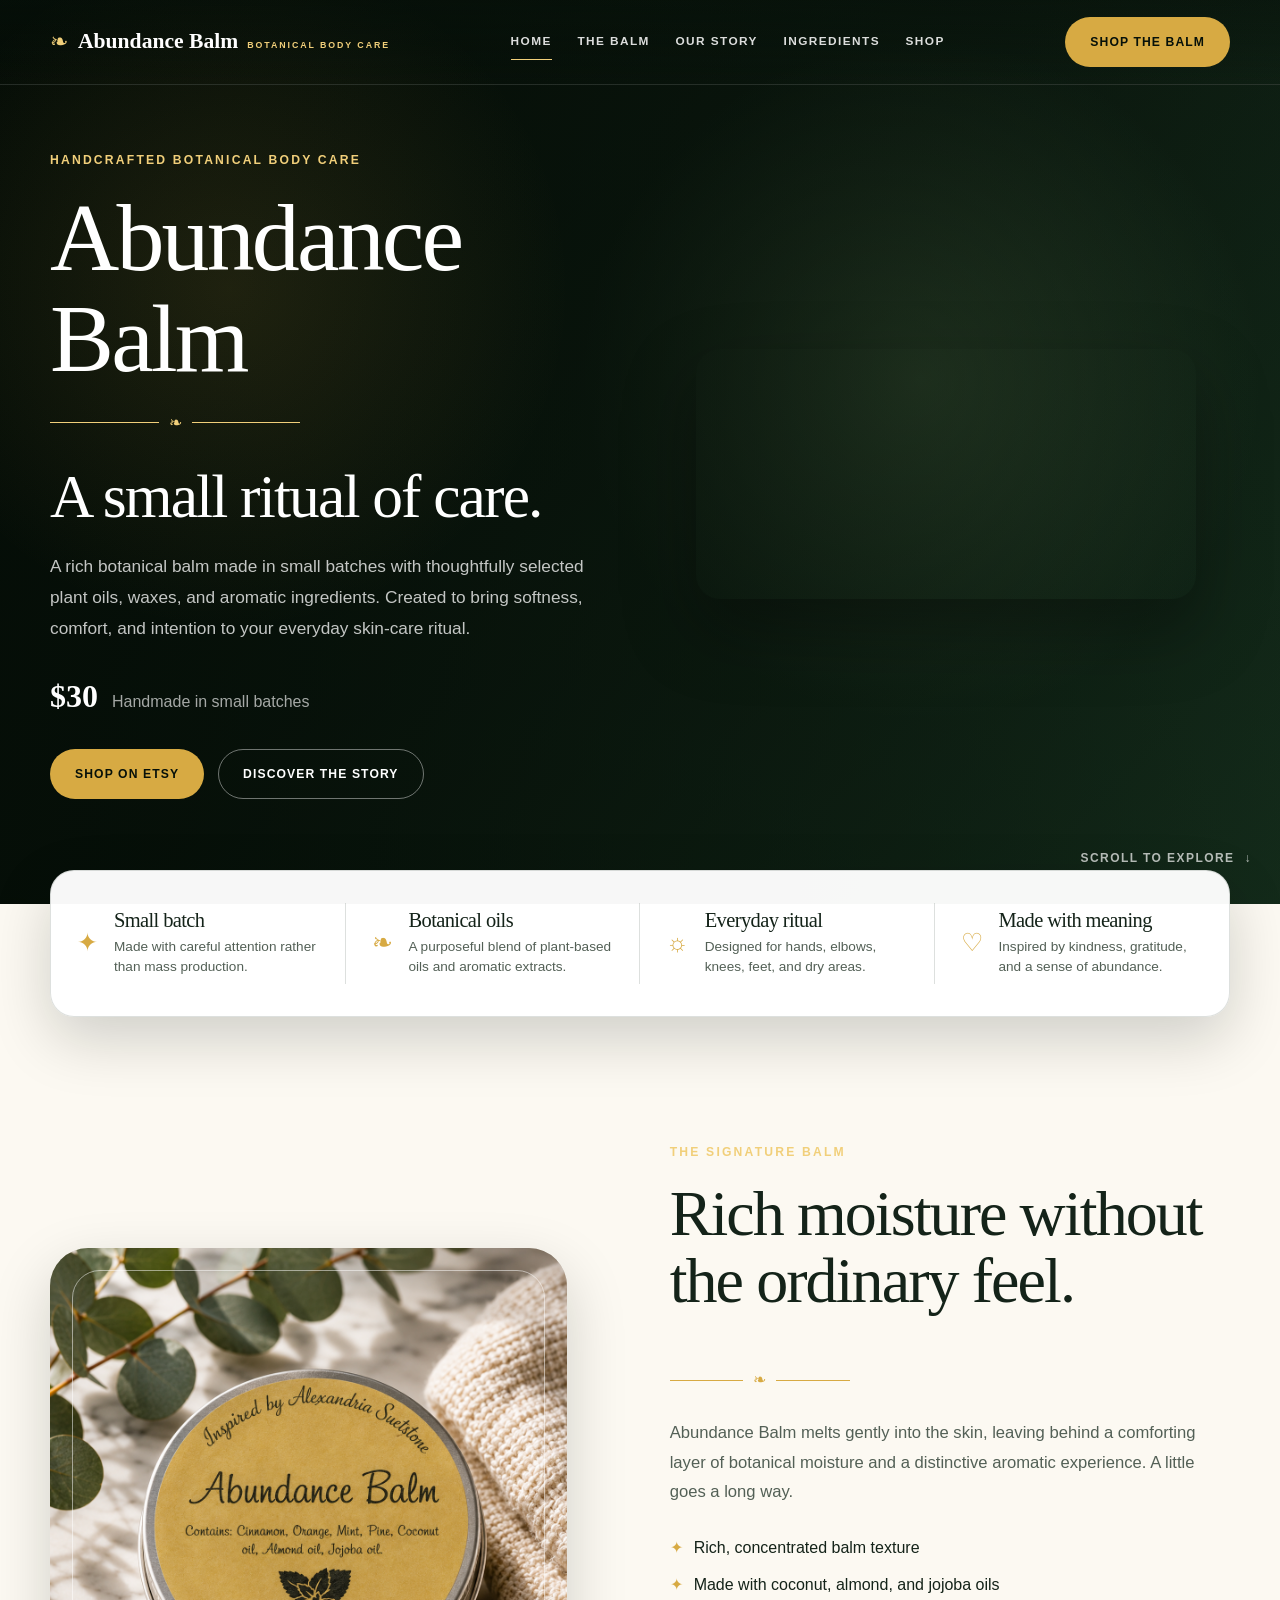
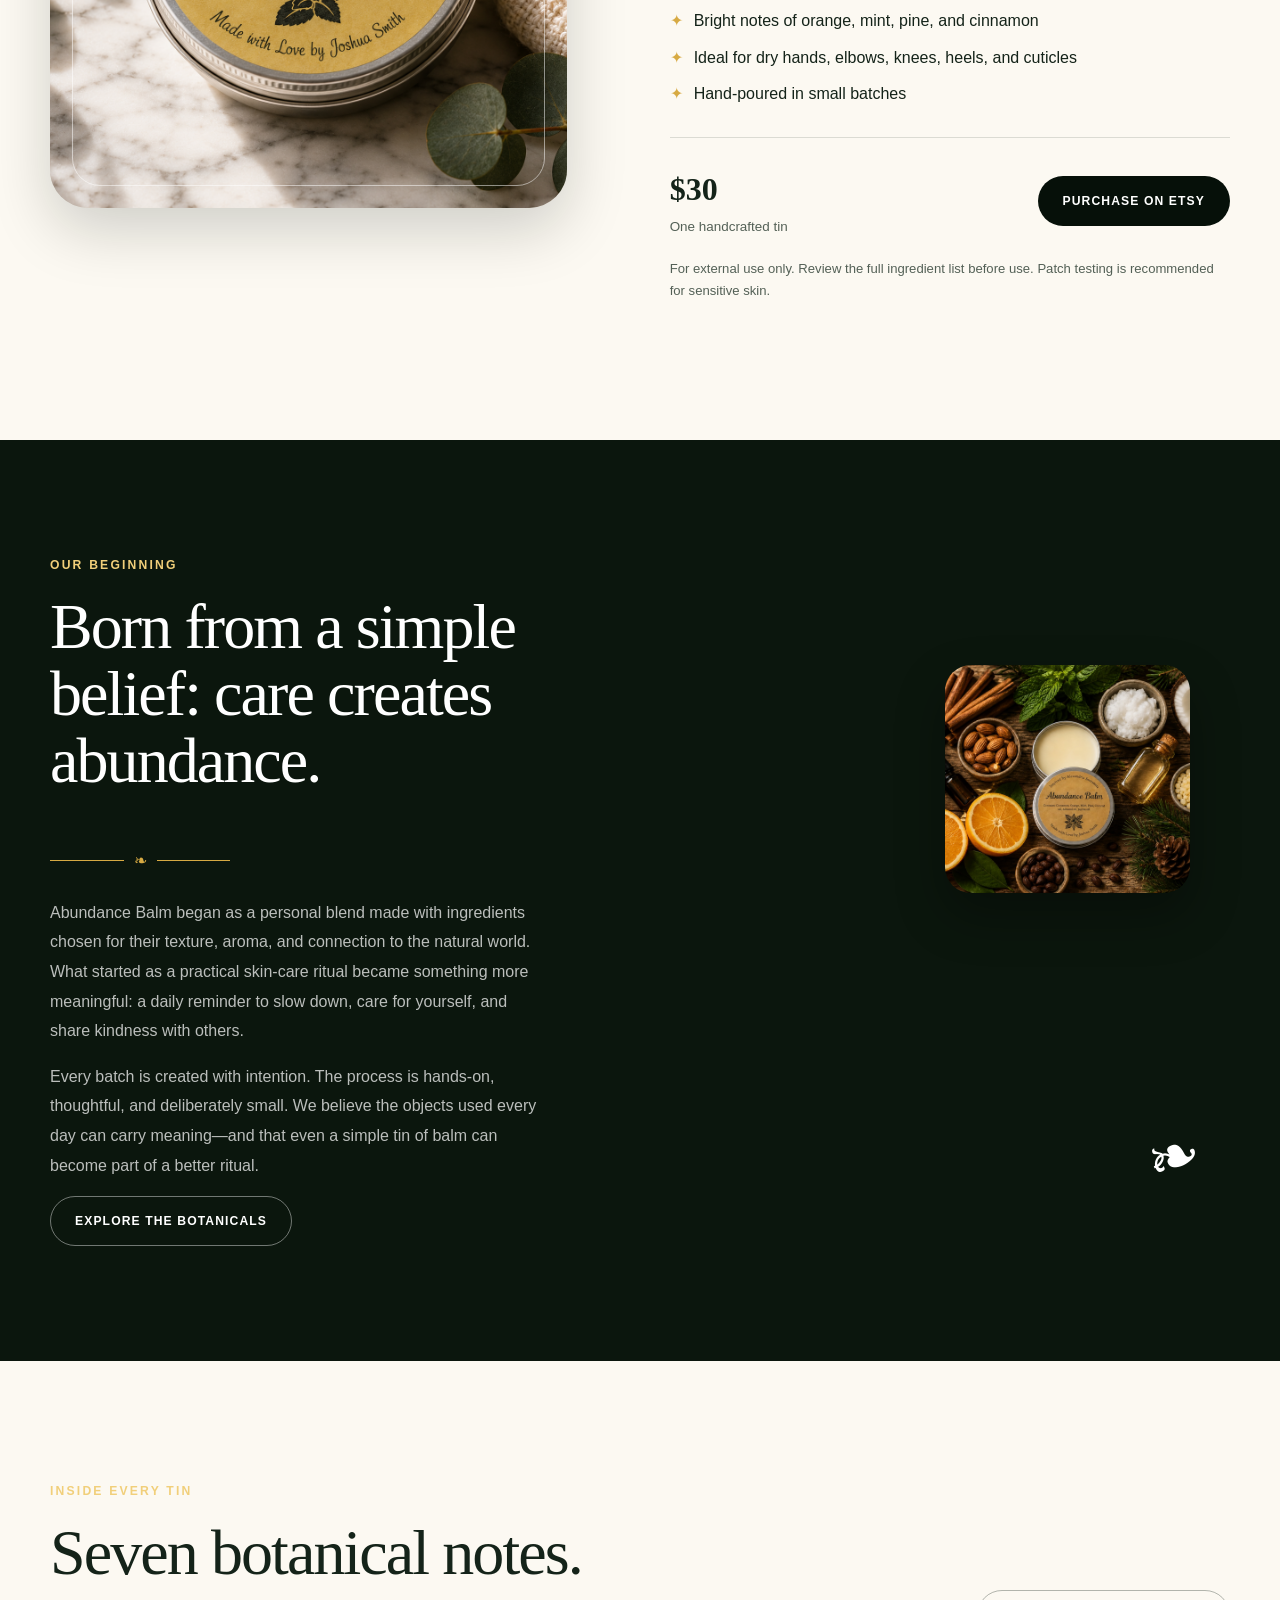
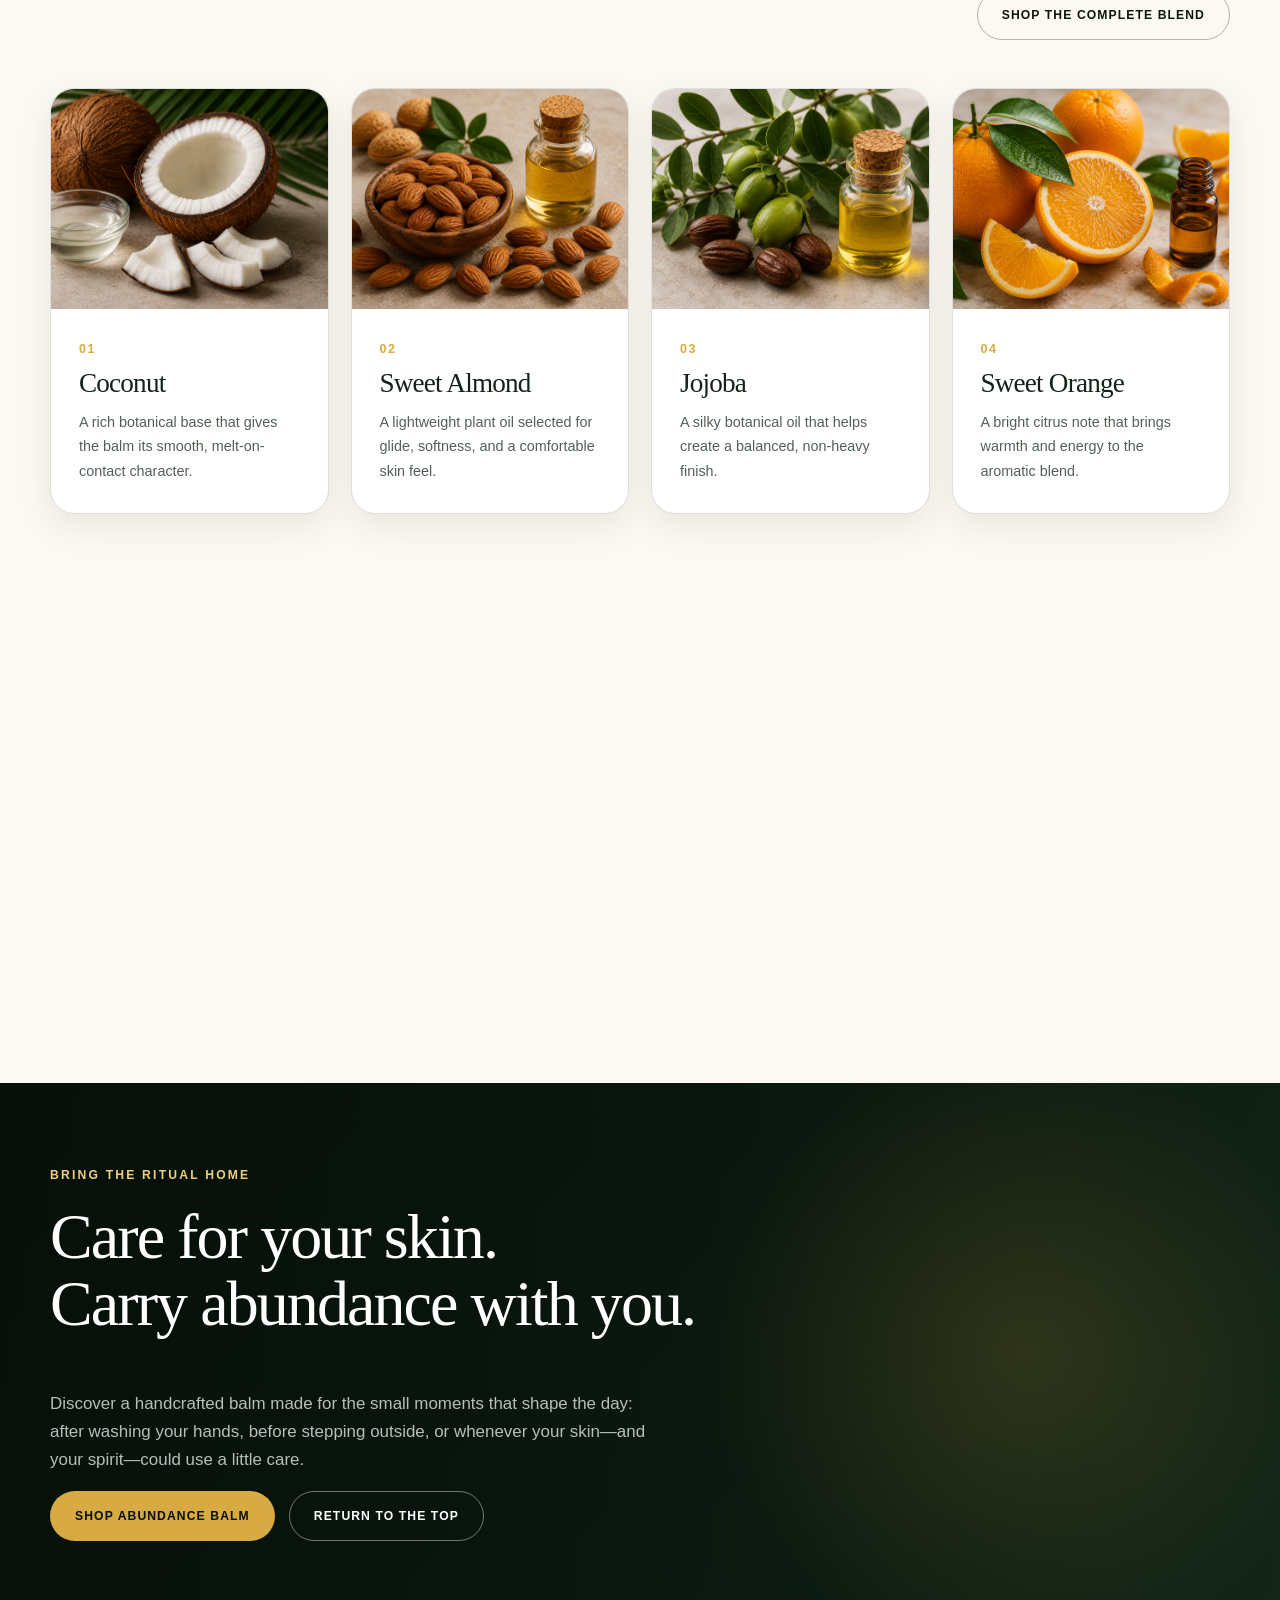
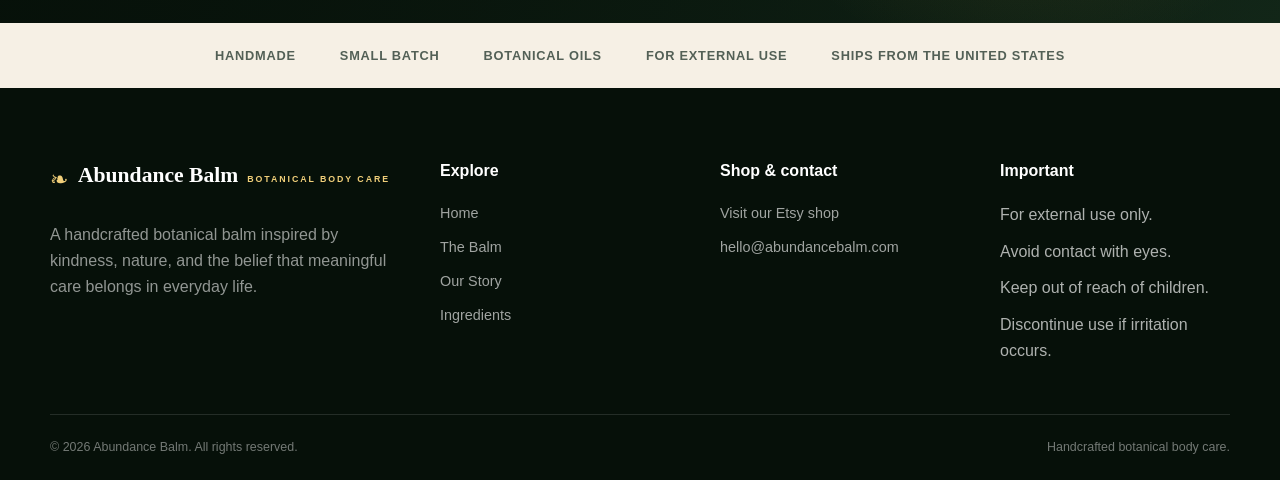
<file: index.html>
<!DOCTYPE html>
<html lang="en">
<head>
  <meta charset="UTF-8">

  <meta
    name="viewport"
    content="width=device-width, initial-scale=1, viewport-fit=cover"
  >

  <meta
    name="description"
    content="Abundance Balm is a handcrafted botanical body balm inspired by kindness, nature, and meaningful daily rituals."
  >

  <meta name="theme-color" content="#0b160d">

  <meta property="og:title" content="Abundance Balm | Botanical Body Care">
  <meta
    property="og:description"
    content="A rich, handcrafted botanical balm made in small batches for everyday skin care and intentional daily rituals."
  >
  <meta property="og:type" content="website">
  <meta property="og:image" content="images/abundance-balm-social.jpeg">

  <title>Abundance Balm | Botanical Body Care</title>

  <link rel="stylesheet" href="./style.css?v=20260727-2">
  <script src="./script.js?v=20260727-2" defer></script>
</head>

<body>
  <a class="skip-link" href="#main-content">
    Skip to content
  </a>

  <header class="site-header">
    <nav class="main-navigation" aria-label="Main navigation">
      <a
        class="site-logo"
        href="index.html"
        aria-label="Abundance Balm home"
      >
        <span class="logo-leaf" aria-hidden="true">❧</span>

        <span class="logo-copy">
          <strong>Abundance Balm</strong>
          <small>Botanical body care</small>
        </span>
      </a>

      <div
        class="navigation-links"
        id="navigationLinks"
      >
        <a class="active" href="#home">Home</a>
        <a href="#balm">The Balm</a>
        <a href="#story">Our Story</a>
        <a href="#ingredients">Ingredients</a>
        <a href="#shop">Shop</a>
      </div>

      <a
        class="header-shop-button"
        href="https://www.etsy.com/"
        target="_blank"
        rel="noopener noreferrer"
      >
        Shop the balm
      </a>

      <button
        class="menu-button"
        id="menuButton"
        type="button"
        aria-expanded="false"
        aria-controls="navigationLinks"
        aria-label="Open navigation menu"
      >
        <span></span>
        <span></span>
        <span></span>
      </button>
    </nav>
  </header>

  <main id="main-content">
    <section class="hero-section" id="home">
      <div class="hero-overlay"></div>
      <div class="hero-light"></div>
      <div class="particle-field" id="particleField"></div>

      <div class="hero-inner">
        <div class="hero-copy">
          <p class="hero-kicker">
            Handcrafted botanical body care
          </p>

          <h1>
            <span>Abundance</span>
            <span>Balm</span>
          </h1>

          <div class="gold-divider" aria-hidden="true">
            <span></span>
            ❧
            <span></span>
          </div>

          <h2>
            A small ritual of care.
          </h2>

          <p class="hero-description">
            A rich botanical balm made in small batches with thoughtfully
            selected plant oils, waxes, and aromatic ingredients. Created
            to bring softness, comfort, and intention to your everyday
            skin-care ritual.
          </p>

          <div class="hero-price-row">
            <strong>$30</strong>
            <span>Handmade in small batches</span>
          </div>

          <div class="hero-buttons">
            <a
              class="gold-button"
              href="https://www.etsy.com/"
              target="_blank"
              rel="noopener noreferrer"
            >
              Shop on Etsy
            </a>

            <a class="outline-button" href="#story">
              Discover the story
            </a>
          </div>
        </div>

       <div class="product-stage" id="balmStage">

    <video
        class="hero-video"
        autoplay
        muted
        loop
        playsinline
    >
        <source src="abundance-balm-application.mp4" type="video/mp4">
    </video>

</div>
        </div>
      </div>

      <a class="scroll-cue" href="#balm">
        Scroll to explore
        <span aria-hidden="true">↓</span>
      </a>
    </section>

    <section
      class="value-strip"
      aria-label="Abundance Balm product highlights"
    >
      <article>
        <span class="value-icon" aria-hidden="true">✦</span>
        <div>
          <h2>Small batch</h2>
          <p>Made with careful attention rather than mass production.</p>
        </div>
      </article>

      <article>
        <span class="value-icon" aria-hidden="true">❧</span>
        <div>
          <h2>Botanical oils</h2>
          <p>A purposeful blend of plant-based oils and aromatic extracts.</p>
        </div>
      </article>

      <article>
        <span class="value-icon" aria-hidden="true">☼</span>
        <div>
          <h2>Everyday ritual</h2>
          <p>Designed for hands, elbows, knees, feet, and dry areas.</p>
        </div>
      </article>

      <article>
        <span class="value-icon" aria-hidden="true">♡</span>
        <div>
          <h2>Made with meaning</h2>
          <p>Inspired by kindness, gratitude, and a sense of abundance.</p>
        </div>
      </article>
    </section>

    <section class="featured-product-section" id="balm">
      <div class="featured-product-image">
        <div class="featured-image-frame">
          <img
            src="images/abundance-balm-marble.png"
            alt="Abundance Balm displayed on a warm marble surface"
            width="900"
            height="1100"
            loading="lazy"
          >
        </div>
      </div>

      <div class="featured-product-copy">
        <p class="section-kicker">The signature balm</p>

        <h2>
          Rich moisture without the ordinary feel.
        </h2>

        <div class="small-divider" aria-hidden="true">
          <span></span>
          ❧
          <span></span>
        </div>

        <p>
          Abundance Balm melts gently into the skin, leaving behind a
          comforting layer of botanical moisture and a distinctive aromatic
          experience. A little goes a long way.
        </p>

        <ul class="product-benefits">
          <li>Rich, concentrated balm texture</li>
          <li>Made with coconut, almond, and jojoba oils</li>
          <li>Bright notes of orange, mint, pine, and cinnamon</li>
          <li>Ideal for dry hands, elbows, knees, heels, and cuticles</li>
          <li>Hand-poured in small batches</li>
        </ul>

        <div class="product-purchase-row">
          <div>
            <strong>$30</strong>
            <span>One handcrafted tin</span>
          </div>

          <a
            class="dark-button"
            href="https://www.etsy.com/"
            target="_blank"
            rel="noopener noreferrer"
          >
            Purchase on Etsy
          </a>
        </div>

        <p class="product-note">
          For external use only. Review the full ingredient list before use.
          Patch testing is recommended for sensitive skin.
        </p>
      </div>
    </section>

    <section class="story-section" id="story">
      <div class="story-copy">
        <p class="section-kicker">Our beginning</p>

        <h2>
          Born from a simple belief: care creates abundance.
        </h2>

        <div class="small-divider" aria-hidden="true">
          <span></span>
          ❧
          <span></span>
        </div>

        <p>
          Abundance Balm began as a personal blend made with ingredients
          chosen for their texture, aroma, and connection to the natural
          world. What started as a practical skin-care ritual became something
          more meaningful: a daily reminder to slow down, care for yourself,
          and share kindness with others.
        </p>

        <p>
          Every batch is created with intention. The process is hands-on,
          thoughtful, and deliberately small. We believe the objects used
          every day can carry meaning—and that even a simple tin of balm can
          become part of a better ritual.
        </p>

        <a class="outline-button" href="#ingredients">
          Explore the botanicals
        </a>
      </div>

      <div class="story-gallery" aria-label="Botanical balm imagery">
        
        <figure class="story-photo story-photo-top">
          <img
            src="images/ingredients/story/orange-and-pine.jpg"
            alt="Fresh orange and pine botanicals"
            width="700"
            height="600"
            loading="lazy"
          >
        </figure>

        <span class="story-branch" aria-hidden="true">❧</span>
      </div>
    </section>

    <section class="ingredients-preview-section" id="ingredients">
      <div class="section-heading">
        <div>
          <p class="section-kicker">Inside every tin</p>

          <h2>
            Seven botanical notes.
          </h2>
        </div>

        <a class="outline-dark-button" href="#shop">
          Shop the complete blend
        </a>
      </div>

      <div class="ingredient-preview-grid">
        <article class="ingredient-card">
          <img
            class="ingredient-photo"
            src="images/ingredients/coconut.png"
            alt="Fresh coconut halves"
            width="700"
            height="500"
            loading="lazy"
          >

          <div class="ingredient-content">
            <span>01</span>
            <h3>Coconut</h3>
            <p>
              A rich botanical base that gives the balm its smooth,
              melt-on-contact character.
            </p>
          </div>
        </article>

        <article class="ingredient-card">
          <img
            class="ingredient-photo"
            src="images/ingredients/almond.png"
            alt="Whole almonds on a natural surface"
            width="700"
            height="500"
            loading="lazy"
          >

          <div class="ingredient-content">
            <span>02</span>
            <h3>Sweet Almond</h3>
            <p>
              A lightweight plant oil selected for glide, softness, and a
              comfortable skin feel.
            </p>
          </div>
        </article>

        <article class="ingredient-card">
          <img
            class="ingredient-photo"
            src="images/ingredients/jojoba.png"
            alt="Jojoba seeds and golden jojoba oil"
            width="700"
            height="500"
            loading="lazy"
          >

          <div class="ingredient-content">
            <span>03</span>
            <h3>Jojoba</h3>
            <p>
              A silky botanical oil that helps create a balanced,
              non-heavy finish.
            </p>
          </div>
        </article>

        <article class="ingredient-card">
          <img
            class="ingredient-photo"
            src="images/ingredients/orange.png"
            alt="Fresh orange slices and peel"
            width="700"
            height="500"
            loading="lazy"
          >

          <div class="ingredient-content">
            <span>04</span>
            <h3>Sweet Orange</h3>
            <p>
              A bright citrus note that brings warmth and energy to the
              aromatic blend.
            </p>
          </div>
        </article>

        <article class="ingredient-card">
          <img
            class="ingredient-photo"
            src="images/ingredients/pine.png"
            alt="Fresh green pine needles"
            width="700"
            height="500"
            loading="lazy"
          >

          <div class="ingredient-content">
            <span>05</span>
            <h3>Pine</h3>
            <p>
              A crisp, forest-inspired note that adds depth and a grounded
              natural character.
            </p>
          </div>
        </article>

        <article class="ingredient-card">
          <img
            class="ingredient-photo"
            src="images/ingredients/mint.png"
            alt="Fresh green mint leaves"
            width="700"
            height="500"
            loading="lazy"
          >

          <div class="ingredient-content">
            <span>06</span>
            <h3>Mint</h3>
            <p>
              A clean, refreshing aromatic note that gives the blend a
              lively finish.
            </p>
          </div>
        </article>

        <article class="ingredient-card">
          <img
            class="ingredient-photo"
            src="images/ingredients/cinnamon.png"
            alt="Cinnamon sticks and ground cinnamon"
            width="700"
            height="500"
            loading="lazy"
          >

          <div class="ingredient-content">
            <span>07</span>
            <h3>Cinnamon</h3>
            <p>
              A warm spice note used to complete the balm's distinctive
              botanical aroma.
            </p>
          </div>
        </article>
      </div>
    </section>

    <section class="closing-section" id="shop">
      <div class="closing-overlay"></div>

      <div class="closing-content">
        <p class="section-kicker">Bring the ritual home</p>

        <h2>
          Care for your skin.<br>
          Carry abundance with you.
        </h2>

        <p>
          Discover a handcrafted balm made for the small moments that shape
          the day: after washing your hands, before stepping outside, or
          whenever your skin—and your spirit—could use a little care.
        </p>

        <div class="closing-buttons">
          <a
            class="gold-button"
            href="https://www.etsy.com/"
            target="_blank"
            rel="noopener noreferrer"
          >
            Shop Abundance Balm
          </a>

          <a class="outline-button" href="#home">
            Return to the top
          </a>
        </div>
      </div>
    </section>

    <div class="lower-value-strip" aria-label="Product details">
      <span>Handmade</span>
      <span>Small batch</span>
      <span>Botanical oils</span>
      <span>For external use</span>
      <span>Ships from the United States</span>
    </div>
  </main>

  <footer class="site-footer">
    <div class="footer-main">
      <div class="footer-brand-column">
        <a
          class="site-logo"
          href="index.html"
          aria-label="Abundance Balm home"
        >
          <span class="logo-leaf" aria-hidden="true">❧</span>

          <span class="logo-copy">
            <strong>Abundance Balm</strong>
            <small>Botanical body care</small>
          </span>
        </a>

        <p>
          A handcrafted botanical balm inspired by kindness, nature, and the
          belief that meaningful care belongs in everyday life.
        </p>
      </div>

      <nav aria-label="Footer navigation">
        <strong>Explore</strong>
        <a href="#home">Home</a>
        <a href="#balm">The Balm</a>
        <a href="#story">Our Story</a>
        <a href="#ingredients">Ingredients</a>
      </nav>

      <div class="footer-contact">
        <strong>Shop & contact</strong>

        <a
          href="https://www.etsy.com/"
          target="_blank"
          rel="noopener noreferrer"
        >
          Visit our Etsy shop
        </a>

        <a href="mailto:hello@abundancebalm.com">
          hello@abundancebalm.com
        </a>
      </div>

      <div class="footer-legal">
        <strong>Important</strong>
        <span>For external use only.</span>
        <span>Avoid contact with eyes.</span>
        <span>Keep out of reach of children.</span>
        <span>Discontinue use if irritation occurs.</span>
      </div>
    </div>

    <div class="footer-bottom">
      <p>
        © <span id="currentYear">2026</span> Abundance Balm.
        All rights reserved.
      </p>

      <p>
        Handcrafted botanical body care.
      </p>
    </div>
  </footer>
</body>
</html>
</file>
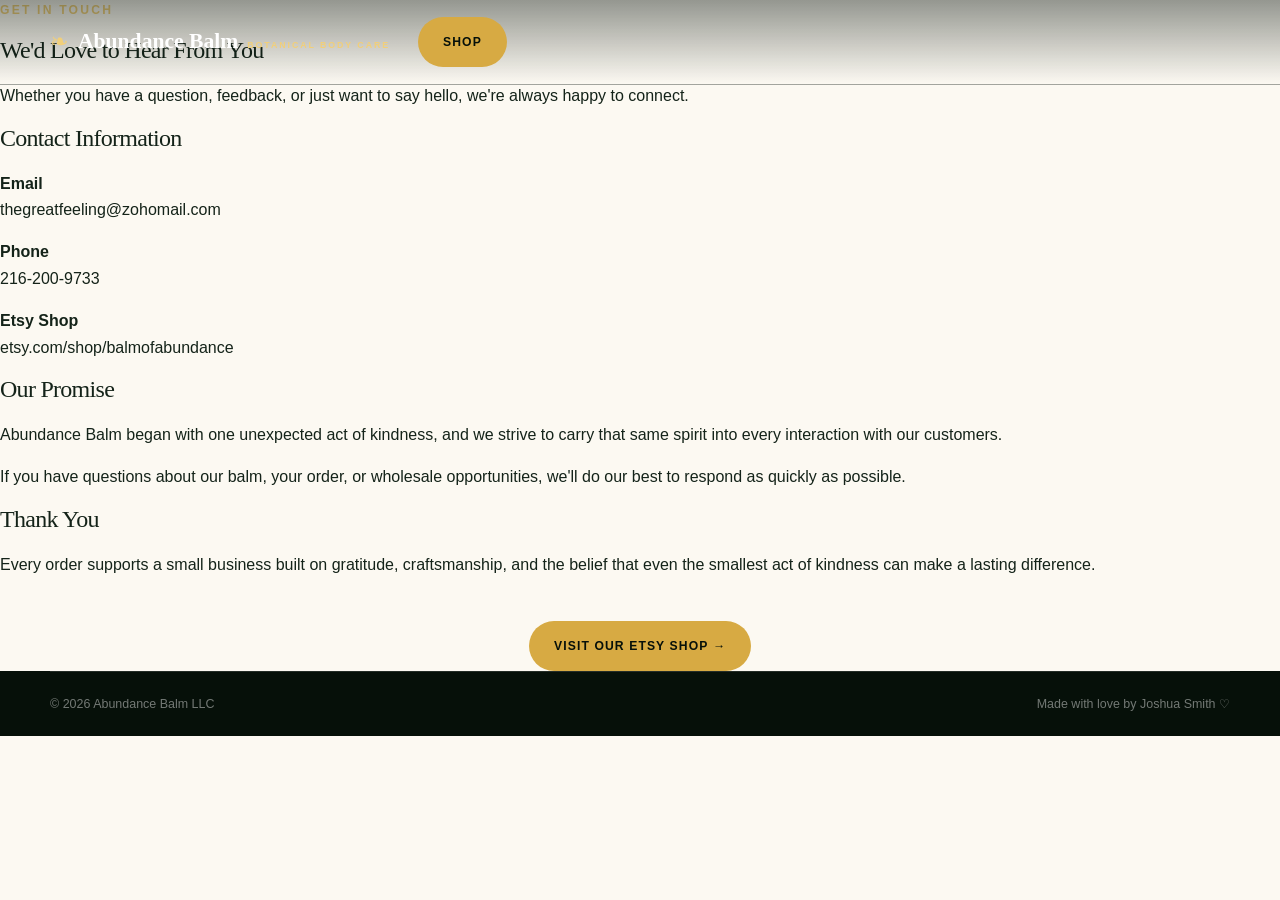
<file: contact.html>
<!DOCTYPE html>
<html lang="en">

<head>

<meta charset="UTF-8">

<meta name="viewport" content="width=device-width, initial-scale=1.0">

<title>Contact | Abundance Balm</title>

<link rel="stylesheet" href="style.css">

<script src="script.js" defer></script>

</head>

<body class="inner-page">

<header class="site-header">

<nav class="main-navigation">

<a class="site-logo" href="index.html">

<span class="logo-leaf">❧</span>

<span class="logo-copy">

<strong>Abundance Balm</strong>

<small>BOTANICAL BODY CARE</small>

</span>

</a>

<a
class="header-shop-button"
href="https://www.etsy.com/shop/balmofabundance"
target="_blank"
rel="noopener noreferrer">

Shop

</a>

</nav>

</header>

<section class="inner-hero">

<p class="section-kicker">

GET IN TOUCH

</p>

<h1>

We'd Love to Hear From You

</h1>

<p>

Whether you have a question, feedback, or just want to say hello, we're always happy to connect.

</p>

</section>

<section class="page-content">

<div class="content-card">

<h2>

Contact Information

</h2>

<p>

<strong>Email</strong>

<br>

<a href="mailto:thegreatfeeling@zohomail.com">

thegreatfeeling@zohomail.com

</a>

</p>

<p>

<strong>Phone</strong>

<br>

<a href="tel:+12162009733">

216-200-9733

</a>

</p>

<p>

<strong>Etsy Shop</strong>

<br>

<a
href="https://www.etsy.com/shop/balmofabundance"
target="_blank"
rel="noopener noreferrer">

etsy.com/shop/balmofabundance

</a>

</p>

</div>

<div class="content-card">

<h2>

Our Promise

</h2>

<p>

Abundance Balm began with one unexpected act of kindness, and we strive to carry that same spirit into every interaction with our customers.

</p>

<p>

If you have questions about our balm, your order, or wholesale opportunities, we'll do our best to respond as quickly as possible.

</p>

</div>

<div class="content-card">

<h2>

Thank You

</h2>

<p>

Every order supports a small business built on gratitude, craftsmanship, and the belief that even the smallest act of kindness can make a lasting difference.

</p>

<br>

<div style="text-align:center;">

<a
class="gold-button"
href="https://www.etsy.com/shop/balmofabundance"
target="_blank"
rel="noopener noreferrer">

Visit Our Etsy Shop →

</a>

</div>

</div>

</section>

<footer class="site-footer">

<div class="footer-bottom">

<p>

© 2026 Abundance Balm LLC

</p>

<p>

Made with love by Joshua Smith ♡

</p>

</div>

</footer>

</body>

</html>
</file>
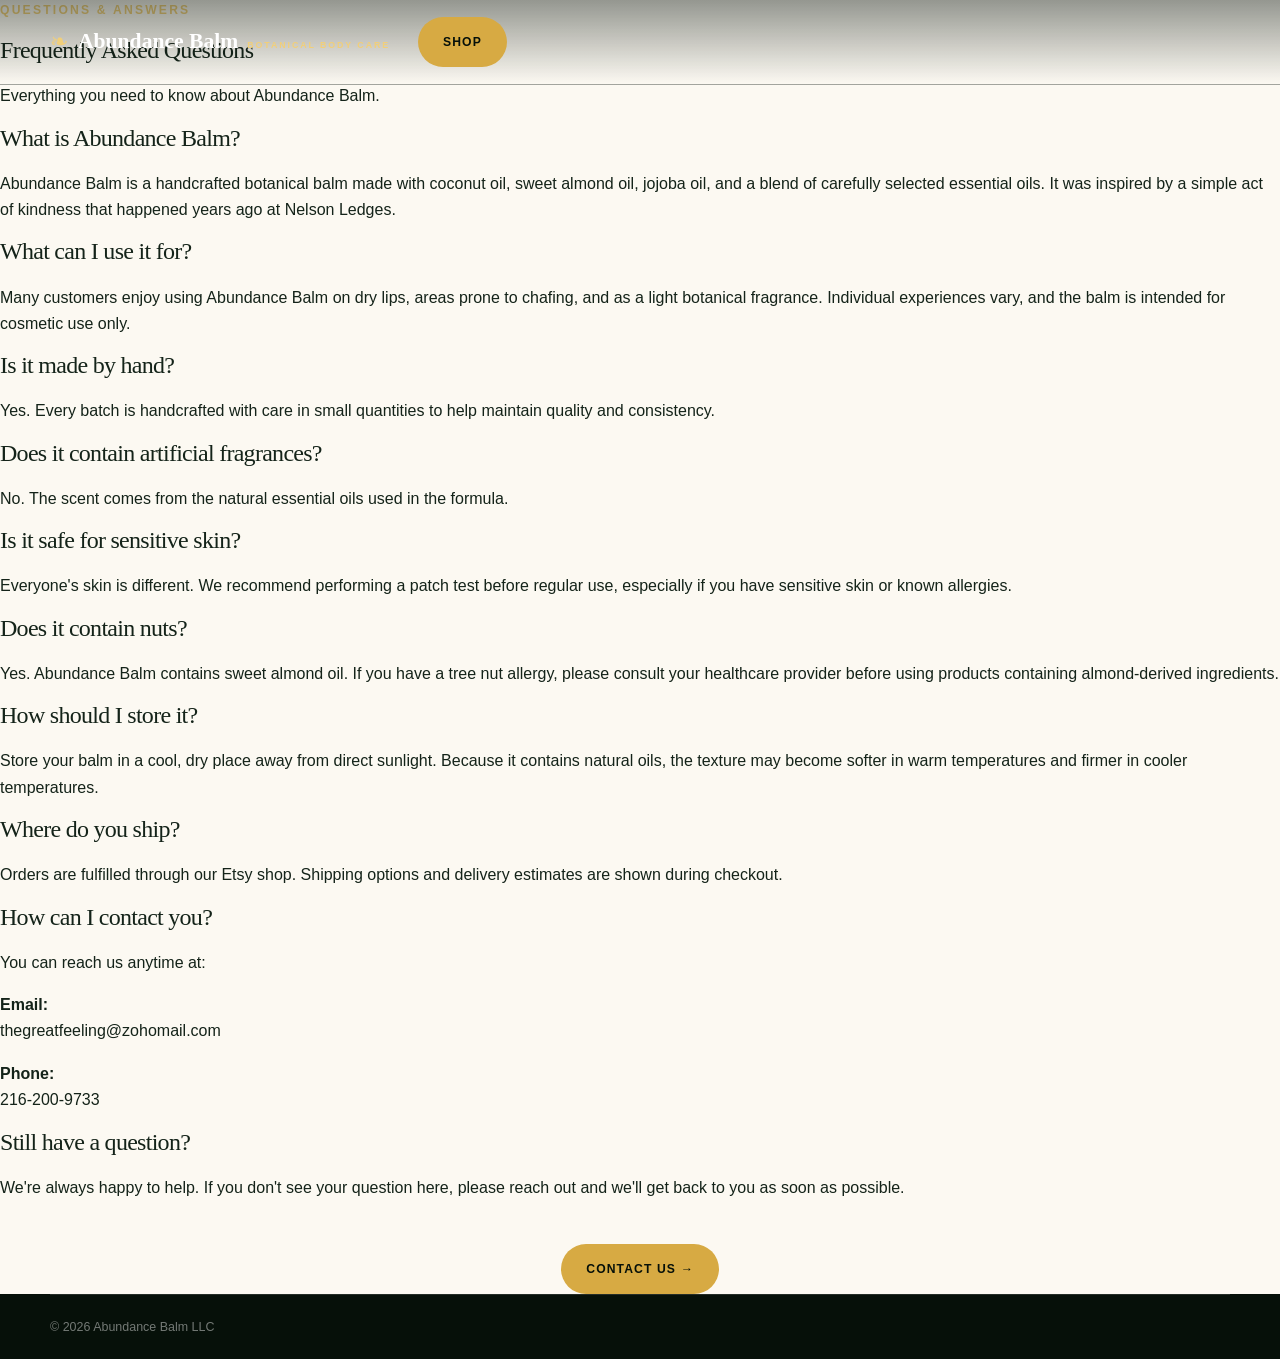
<file: faq.html>
<!DOCTYPE html>
<html lang="en">

<head>

<meta charset="UTF-8">

<meta name="viewport" content="width=device-width, initial-scale=1.0">

<title>Frequently Asked Questions | Abundance Balm</title>

<link rel="stylesheet" href="style.css">

<script src="script.js" defer></script>

</head>

<body class="inner-page">

<header class="site-header">

<nav class="main-navigation">

<a class="site-logo" href="index.html">

<span class="logo-leaf">❧</span>

<span class="logo-copy">

<strong>Abundance Balm</strong>

<small>BOTANICAL BODY CARE</small>

</span>

</a>

<a
class="header-shop-button"
href="https://www.etsy.com/shop/balmofabundance"
target="_blank"
rel="noopener noreferrer">

Shop

</a>

</nav>

</header>

<section class="inner-hero">

<p class="section-kicker">

QUESTIONS & ANSWERS

</p>

<h1>

Frequently Asked Questions

</h1>

<p>

Everything you need to know about Abundance Balm.

</p>

</section>

<section class="page-content">

<div class="content-card">

<h2>What is Abundance Balm?</h2>

<p>

Abundance Balm is a handcrafted botanical balm made with coconut oil, sweet almond oil, jojoba oil, and a blend of carefully selected essential oils. It was inspired by a simple act of kindness that happened years ago at Nelson Ledges.

</p>

</div>

<div class="content-card">

<h2>What can I use it for?</h2>

<p>

Many customers enjoy using Abundance Balm on dry lips, areas prone to chafing, and as a light botanical fragrance. Individual experiences vary, and the balm is intended for cosmetic use only.

</p>

</div>

<div class="content-card">

<h2>Is it made by hand?</h2>

<p>

Yes. Every batch is handcrafted with care in small quantities to help maintain quality and consistency.

</p>

</div>

<div class="content-card">

<h2>Does it contain artificial fragrances?</h2>

<p>

No. The scent comes from the natural essential oils used in the formula.

</p>

</div>

<div class="content-card">

<h2>Is it safe for sensitive skin?</h2>

<p>

Everyone's skin is different. We recommend performing a patch test before regular use, especially if you have sensitive skin or known allergies.

</p>

</div>

<div class="content-card">

<h2>Does it contain nuts?</h2>

<p>

Yes. Abundance Balm contains sweet almond oil. If you have a tree nut allergy, please consult your healthcare provider before using products containing almond-derived ingredients.

</p>

</div>

<div class="content-card">

<h2>How should I store it?</h2>

<p>

Store your balm in a cool, dry place away from direct sunlight. Because it contains natural oils, the texture may become softer in warm temperatures and firmer in cooler temperatures.

</p>

</div>

<div class="content-card">

<h2>Where do you ship?</h2>

<p>

Orders are fulfilled through our Etsy shop. Shipping options and delivery estimates are shown during checkout.

</p>

</div>

<div class="content-card">

<h2>How can I contact you?</h2>

<p>

You can reach us anytime at:

</p>

<p>

<strong>Email:</strong><br>

thegreatfeeling@zohomail.com

</p>

<p>

<strong>Phone:</strong><br>

216-200-9733

</p>

</div>

<div class="content-card">

<h2>

Still have a question?

</h2>

<p>

We're always happy to help. If you don't see your question here, please reach out and we'll get back to you as soon as possible.

</p>

<br>

<div style="text-align:center;">

<a
class="gold-button"
href="contact.html">

Contact Us →

</a>

</div>

</div>

</section>

<footer class="site-footer">

<div class="footer-bottom">

<p>

© 2026 Abundance Balm LLC

</p>

</div>

</footer>

</body>

</html>
</file>
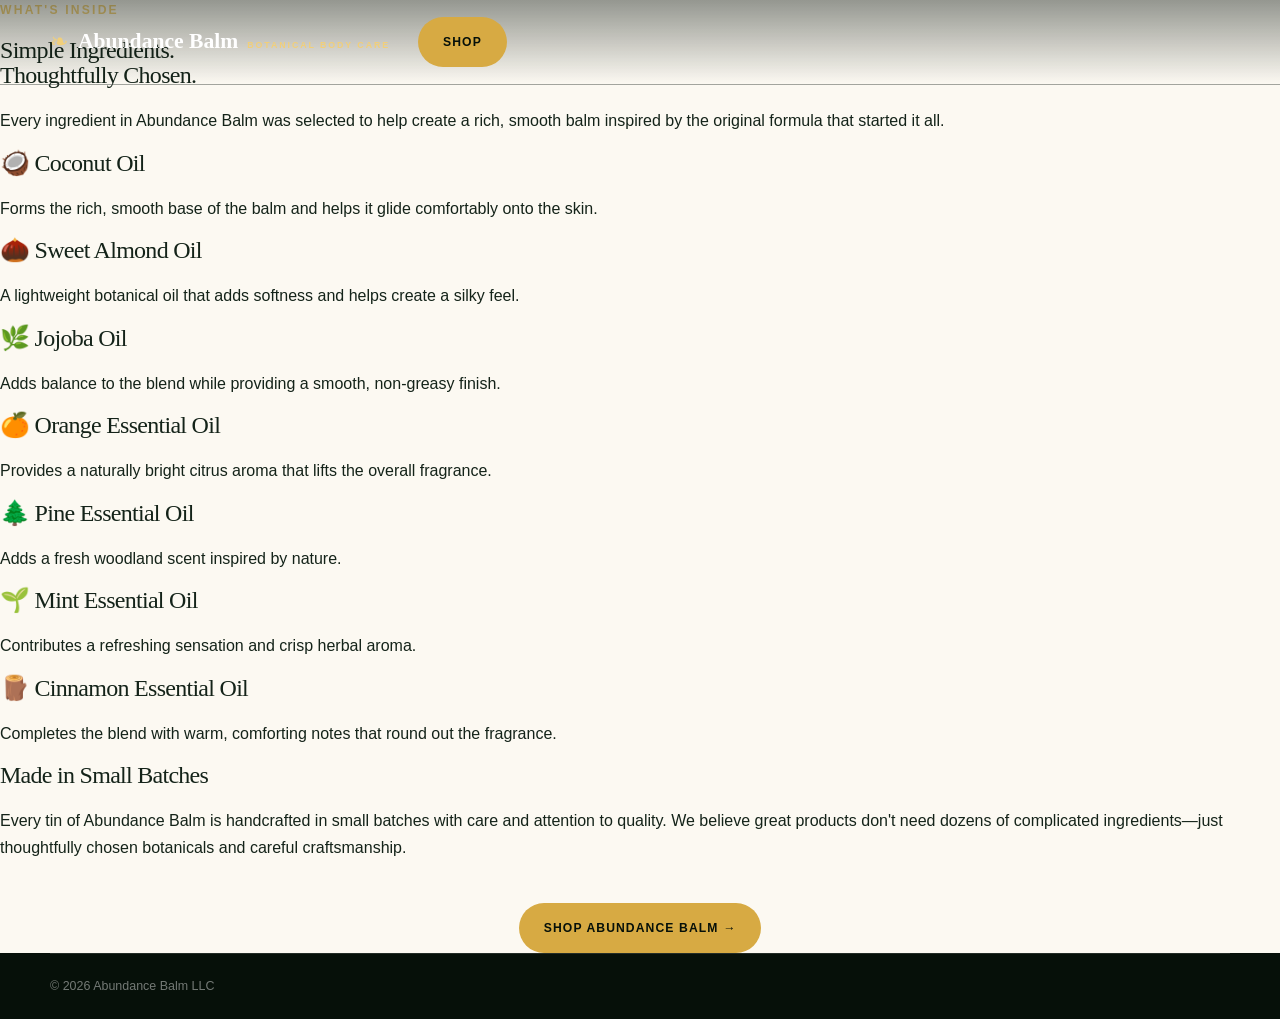
<file: ingredients.html>
<!DOCTYPE html>
<html lang="en">

<head>

<meta charset="UTF-8">
<meta name="viewport" content="width=device-width, initial-scale=1.0">

<title>Ingredients | Abundance Balm</title>

<link rel="stylesheet" href="style.css">

<script src="script.js" defer></script>

</head>

<body class="inner-page">

<header class="site-header">

<nav class="main-navigation">

<a class="site-logo" href="index.html">

<span class="logo-leaf">❧</span>

<span class="logo-copy">

<strong>Abundance Balm</strong>

<small>BOTANICAL BODY CARE</small>

</span>

</a>

<a
class="header-shop-button"
href="https://www.etsy.com/shop/balmofabundance"
target="_blank"
rel="noopener noreferrer">

Shop

</a>

</nav>

</header>

<section class="inner-hero">

<p class="section-kicker">

WHAT'S INSIDE

</p>

<h1>

Simple Ingredients.<br>
Thoughtfully Chosen.

</h1>

<p>

Every ingredient in Abundance Balm was selected to help create a rich, smooth balm inspired by the original formula that started it all.

</p>

</section>

<section class="page-content">

<div class="content-card">

<h2>🥥 Coconut Oil</h2>

<p>

Forms the rich, smooth base of the balm and helps it glide comfortably onto the skin.

</p>

</div>

<div class="content-card">

<h2>🌰 Sweet Almond Oil</h2>

<p>

A lightweight botanical oil that adds softness and helps create a silky feel.

</p>

</div>

<div class="content-card">

<h2>🌿 Jojoba Oil</h2>

<p>

Adds balance to the blend while providing a smooth, non-greasy finish.

</p>

</div>

<div class="content-card">

<h2>🍊 Orange Essential Oil</h2>

<p>

Provides a naturally bright citrus aroma that lifts the overall fragrance.

</p>

</div>

<div class="content-card">

<h2>🌲 Pine Essential Oil</h2>

<p>

Adds a fresh woodland scent inspired by nature.

</p>

</div>

<div class="content-card">

<h2>🌱 Mint Essential Oil</h2>

<p>

Contributes a refreshing sensation and crisp herbal aroma.

</p>

</div>

<div class="content-card">

<h2>🪵 Cinnamon Essential Oil</h2>

<p>

Completes the blend with warm, comforting notes that round out the fragrance.

</p>

</div>

<div class="content-card">

<h2>

Made in Small Batches

</h2>

<p>

Every tin of Abundance Balm is handcrafted in small batches with care and attention to quality. We believe great products don't need dozens of complicated ingredients—just thoughtfully chosen botanicals and careful craftsmanship.

</p>

<br>

<div style="text-align:center;">

<a
class="gold-button"
href="https://www.etsy.com/shop/balmofabundance"
target="_blank"
rel="noopener noreferrer">

Shop Abundance Balm →

</a>

</div>

</div>

</section>

<footer class="site-footer">

<div class="footer-bottom">

<p>

© 2026 Abundance Balm LLC

</p>

</div>

</footer>

</body>

</html>
</file>
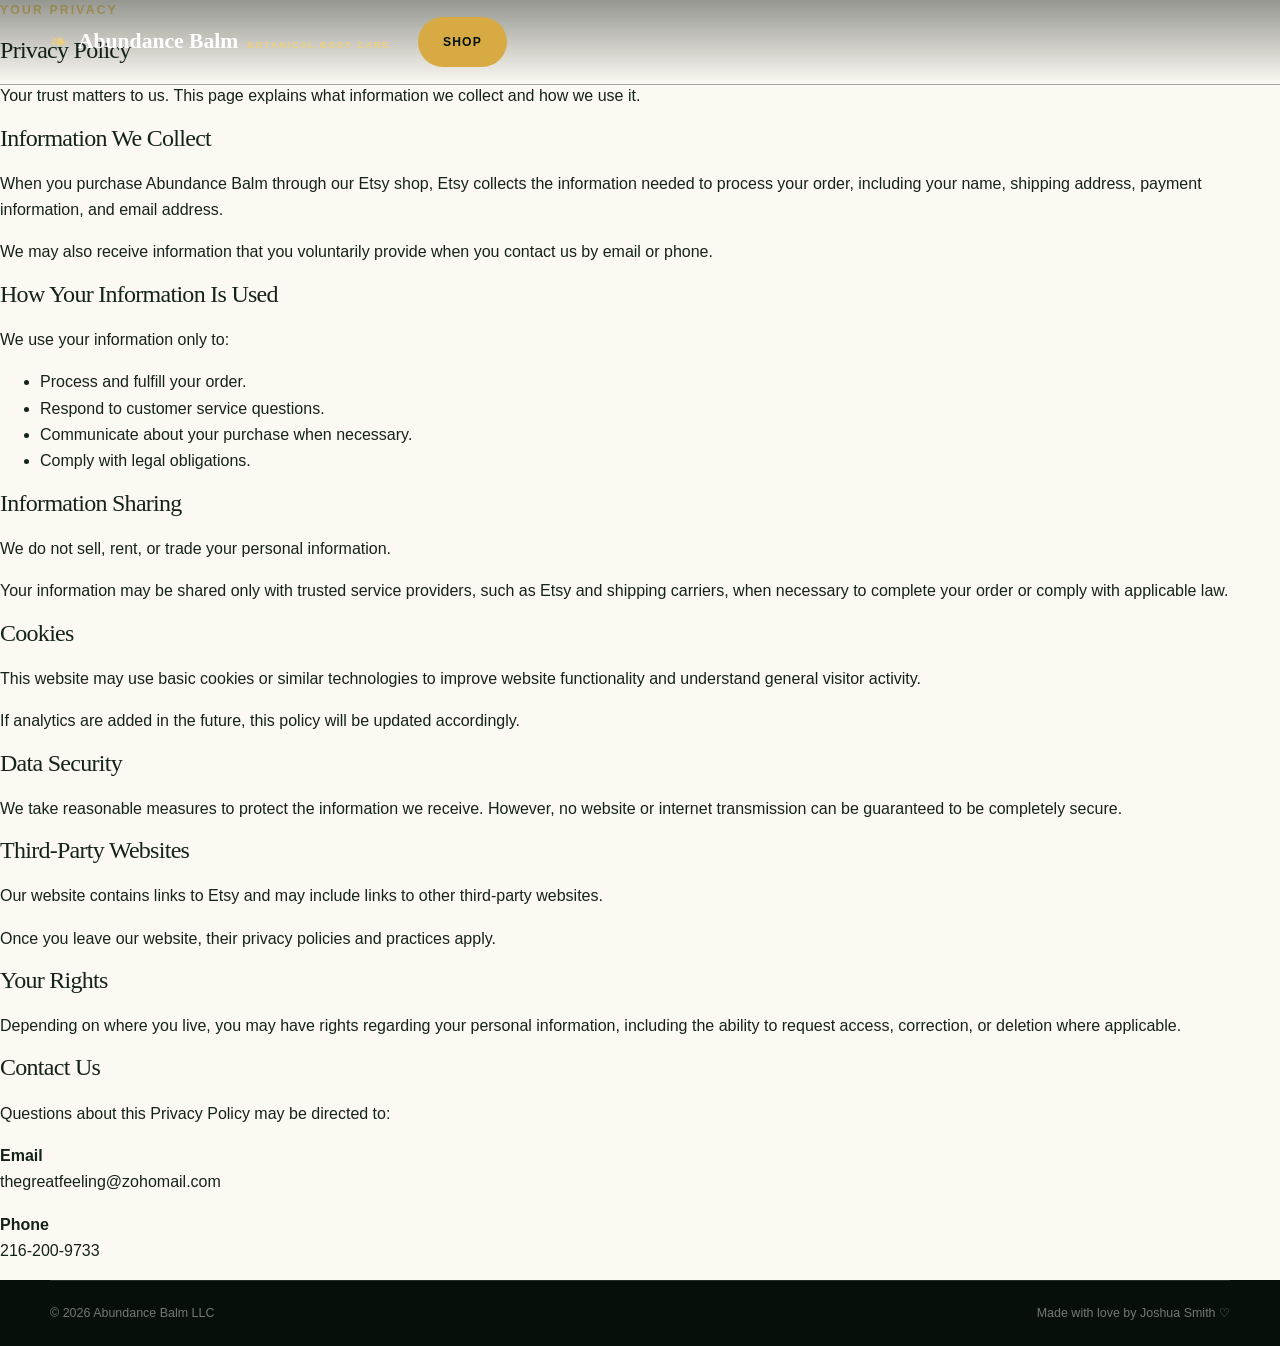
<file: privacy.html>
<!DOCTYPE html>
<html lang="en">

<head>

<meta charset="UTF-8">

<meta name="viewport" content="width=device-width, initial-scale=1.0">

<meta
name="description"
content="Privacy Policy for Abundance Balm."
>

<title>Privacy Policy | Abundance Balm</title>

<link rel="stylesheet" href="style.css">

<script src="script.js" defer></script>

</head>

<body class="inner-page">

<header class="site-header">

<nav class="main-navigation">

<a class="site-logo" href="index.html">

<span class="logo-leaf">❧</span>

<span class="logo-copy">

<strong>Abundance Balm</strong>

<small>BOTANICAL BODY CARE</small>

</span>

</a>

<a
class="header-shop-button"
href="https://www.etsy.com/shop/balmofabundance"
target="_blank"
rel="noopener noreferrer">

Shop

</a>

</nav>

</header>

<main>

<section class="inner-hero">

<p class="section-kicker">

YOUR PRIVACY

</p>

<h1>

Privacy Policy

</h1>

<p>

Your trust matters to us. This page explains what information we collect and how we use it.

</p>

</section>

<section class="page-content">

<div class="content-card">

<h2>

Information We Collect

</h2>

<p>

When you purchase Abundance Balm through our Etsy shop, Etsy collects the information needed to process your order, including your name, shipping address, payment information, and email address.

</p>

<p>

We may also receive information that you voluntarily provide when you contact us by email or phone.

</p>

</div>

<div class="content-card">

<h2>

How Your Information Is Used

</h2>

<p>

We use your information only to:

</p>

<ul>

<li>Process and fulfill your order.</li>

<li>Respond to customer service questions.</li>

<li>Communicate about your purchase when necessary.</li>

<li>Comply with legal obligations.</li>

</ul>

</div>

<div class="content-card">

<h2>

Information Sharing

</h2>

<p>

We do not sell, rent, or trade your personal information.

</p>

<p>

Your information may be shared only with trusted service providers, such as Etsy and shipping carriers, when necessary to complete your order or comply with applicable law.

</p>

</div>

<div class="content-card">

<h2>

Cookies

</h2>

<p>

This website may use basic cookies or similar technologies to improve website functionality and understand general visitor activity.

</p>

<p>

If analytics are added in the future, this policy will be updated accordingly.

</p>

</div>

<div class="content-card">

<h2>

Data Security

</h2>

<p>

We take reasonable measures to protect the information we receive. However, no website or internet transmission can be guaranteed to be completely secure.

</p>

</div>

<div class="content-card">

<h2>

Third-Party Websites

</h2>

<p>

Our website contains links to Etsy and may include links to other third-party websites.

</p>

<p>

Once you leave our website, their privacy policies and practices apply.

</p>

</div>

<div class="content-card">

<h2>

Your Rights

</h2>

<p>

Depending on where you live, you may have rights regarding your personal information, including the ability to request access, correction, or deletion where applicable.

</p>

</div>

<div class="content-card">

<h2>

Contact Us

</h2>

<p>

Questions about this Privacy Policy may be directed to:

</p>

<p>

<strong>Email</strong>

<br>

<a href="mailto:thegreatfeeling@zohomail.com">

thegreatfeeling@zohomail.com

</a>

</p>

<p>

<strong>Phone</strong>

<br>

<a href="tel:+12162009733">

216-200-9733

</a>

</p>

</div>

</section>

</main>

<footer class="site-footer">

<div class="footer-bottom">

<p>

© 2026 Abundance Balm LLC

</p>

<p>

Made with love by Joshua Smith ♡

</p>

</div>

</footer>

</body>

</html>
</file>
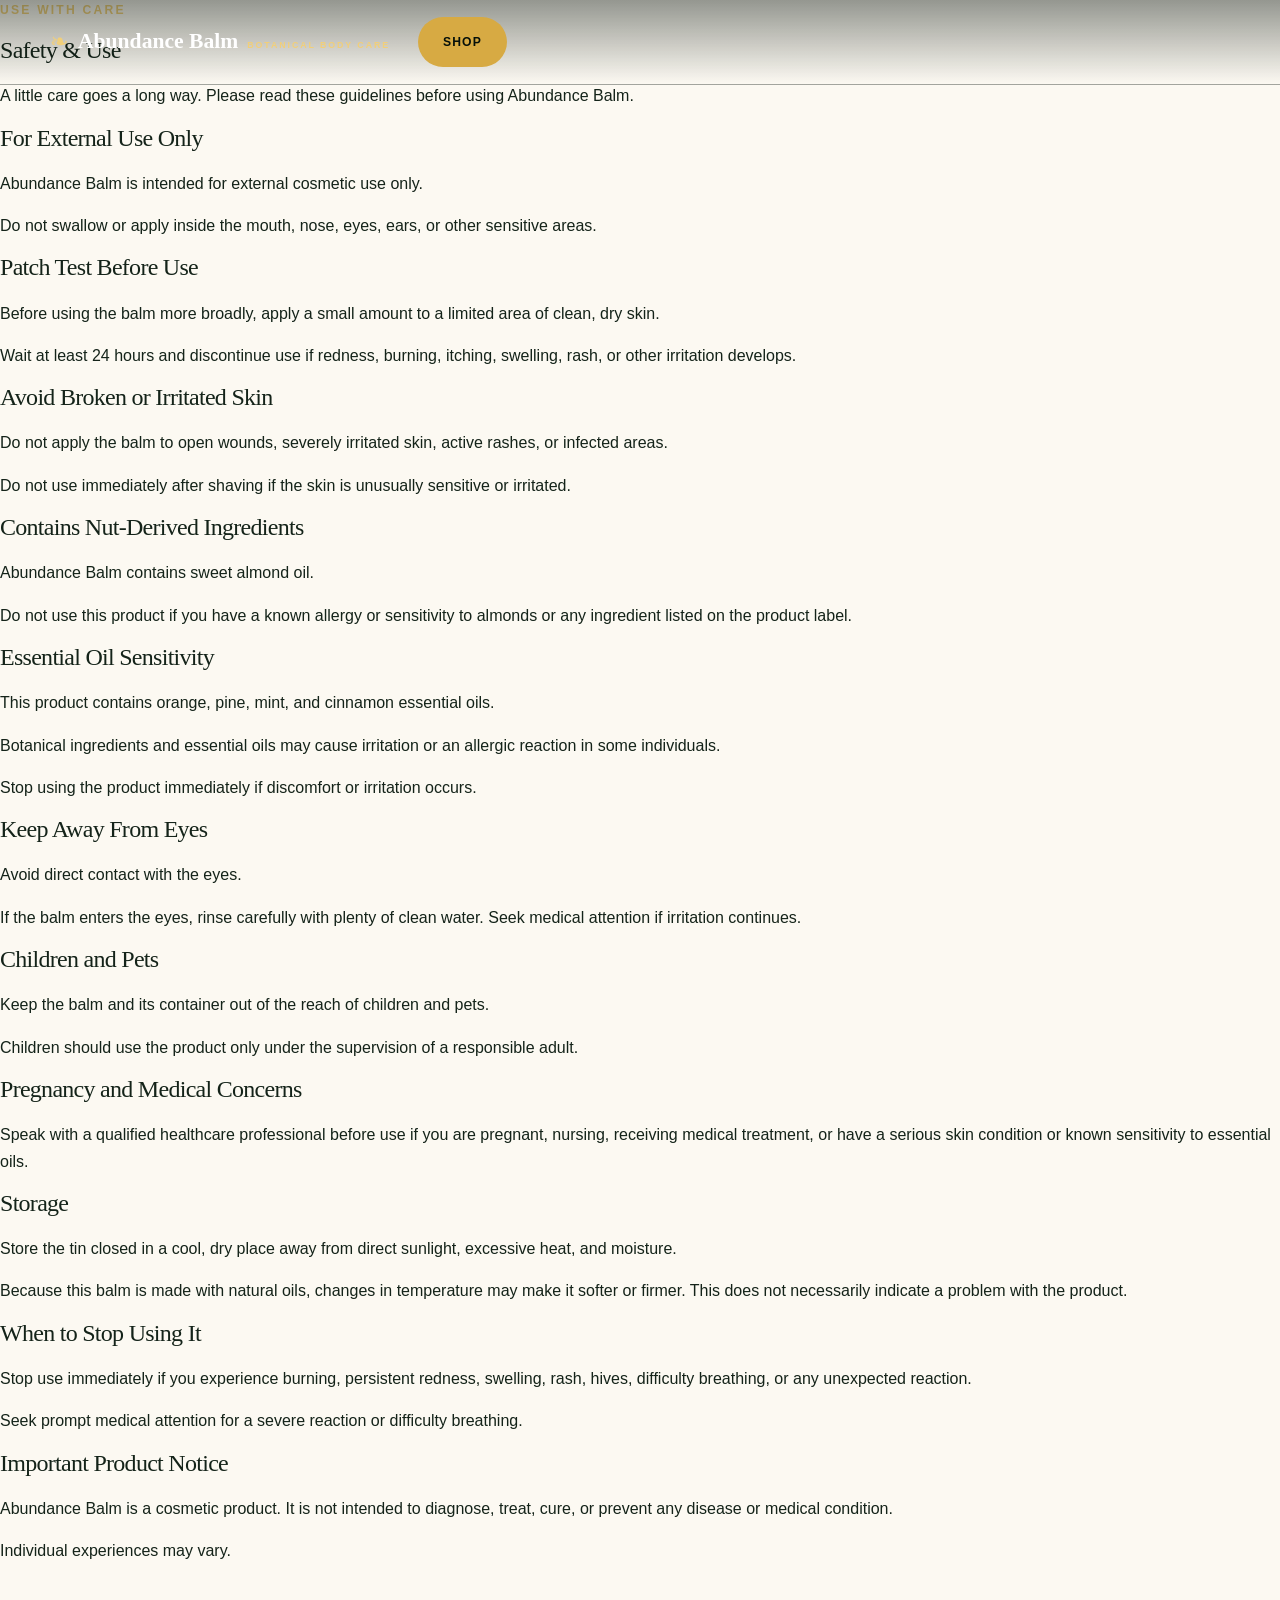
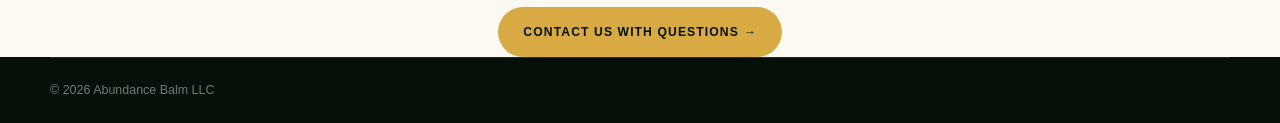
<file: safety.html>
<!DOCTYPE html>
<html lang="en">

<head>

<meta charset="UTF-8">

<meta
name="viewport"
content="width=device-width, initial-scale=1.0"
>

<meta
name="description"
content="Important safety and use information for Abundance Balm."
>

<title>Safety & Use | Abundance Balm</title>

<link rel="stylesheet" href="style.css">

<script src="script.js" defer></script>

</head>

<body class="inner-page">

<header class="site-header">

<nav class="main-navigation">

<a class="site-logo" href="index.html">

<span class="logo-leaf">❧</span>

<span class="logo-copy">

<strong>Abundance Balm</strong>

<small>BOTANICAL BODY CARE</small>

</span>

</a>

<a
class="header-shop-button"
href="https://www.etsy.com/shop/balmofabundance"
target="_blank"
rel="noopener noreferrer"
>

Shop

</a>

</nav>

</header>

<main>

<section class="inner-hero">

<p class="section-kicker">

USE WITH CARE

</p>

<h1>

Safety & Use

</h1>

<p>

A little care goes a long way. Please read these guidelines before using Abundance Balm.

</p>

</section>

<section class="page-content">

<div class="content-card">

<h2>

For External Use Only

</h2>

<p>

Abundance Balm is intended for external cosmetic use only.

</p>

<p>

Do not swallow or apply inside the mouth, nose, eyes, ears, or other sensitive areas.

</p>

</div>

<div class="content-card">

<h2>

Patch Test Before Use

</h2>

<p>

Before using the balm more broadly, apply a small amount to a limited area of clean, dry skin.

</p>

<p>

Wait at least 24 hours and discontinue use if redness, burning, itching, swelling, rash, or other irritation develops.

</p>

</div>

<div class="content-card">

<h2>

Avoid Broken or Irritated Skin

</h2>

<p>

Do not apply the balm to open wounds, severely irritated skin, active rashes, or infected areas.

</p>

<p>

Do not use immediately after shaving if the skin is unusually sensitive or irritated.

</p>

</div>

<div class="content-card">

<h2>

Contains Nut-Derived Ingredients

</h2>

<p>

Abundance Balm contains sweet almond oil.

</p>

<p>

Do not use this product if you have a known allergy or sensitivity to almonds or any ingredient listed on the product label.

</p>

</div>

<div class="content-card">

<h2>

Essential Oil Sensitivity

</h2>

<p>

This product contains orange, pine, mint, and cinnamon essential oils.

</p>

<p>

Botanical ingredients and essential oils may cause irritation or an allergic reaction in some individuals.

</p>

<p>

Stop using the product immediately if discomfort or irritation occurs.

</p>

</div>

<div class="content-card">

<h2>

Keep Away From Eyes

</h2>

<p>

Avoid direct contact with the eyes.

</p>

<p>

If the balm enters the eyes, rinse carefully with plenty of clean water. Seek medical attention if irritation continues.

</p>

</div>

<div class="content-card">

<h2>

Children and Pets

</h2>

<p>

Keep the balm and its container out of the reach of children and pets.

</p>

<p>

Children should use the product only under the supervision of a responsible adult.

</p>

</div>

<div class="content-card">

<h2>

Pregnancy and Medical Concerns

</h2>

<p>

Speak with a qualified healthcare professional before use if you are pregnant, nursing, receiving medical treatment, or have a serious skin condition or known sensitivity to essential oils.

</p>

</div>

<div class="content-card">

<h2>

Storage

</h2>

<p>

Store the tin closed in a cool, dry place away from direct sunlight, excessive heat, and moisture.

</p>

<p>

Because this balm is made with natural oils, changes in temperature may make it softer or firmer. This does not necessarily indicate a problem with the product.

</p>

</div>

<div class="content-card">

<h2>

When to Stop Using It

</h2>

<p>

Stop use immediately if you experience burning, persistent redness, swelling, rash, hives, difficulty breathing, or any unexpected reaction.

</p>

<p>

Seek prompt medical attention for a severe reaction or difficulty breathing.

</p>

</div>

<div class="content-card">

<h2>

Important Product Notice

</h2>

<p>

Abundance Balm is a cosmetic product. It is not intended to diagnose, treat, cure, or prevent any disease or medical condition.

</p>

<p>

Individual experiences may vary.

</p>

<br>

<div style="text-align:center;">

<a
class="gold-button"
href="contact.html"
>

Contact Us With Questions →

</a>

</div>

</div>

</section>

</main>

<footer class="site-footer">

<div class="footer-bottom">

<p>

© 2026 Abundance Balm LLC

</p>

</div>

</footer>

</body>

</html>
</file>
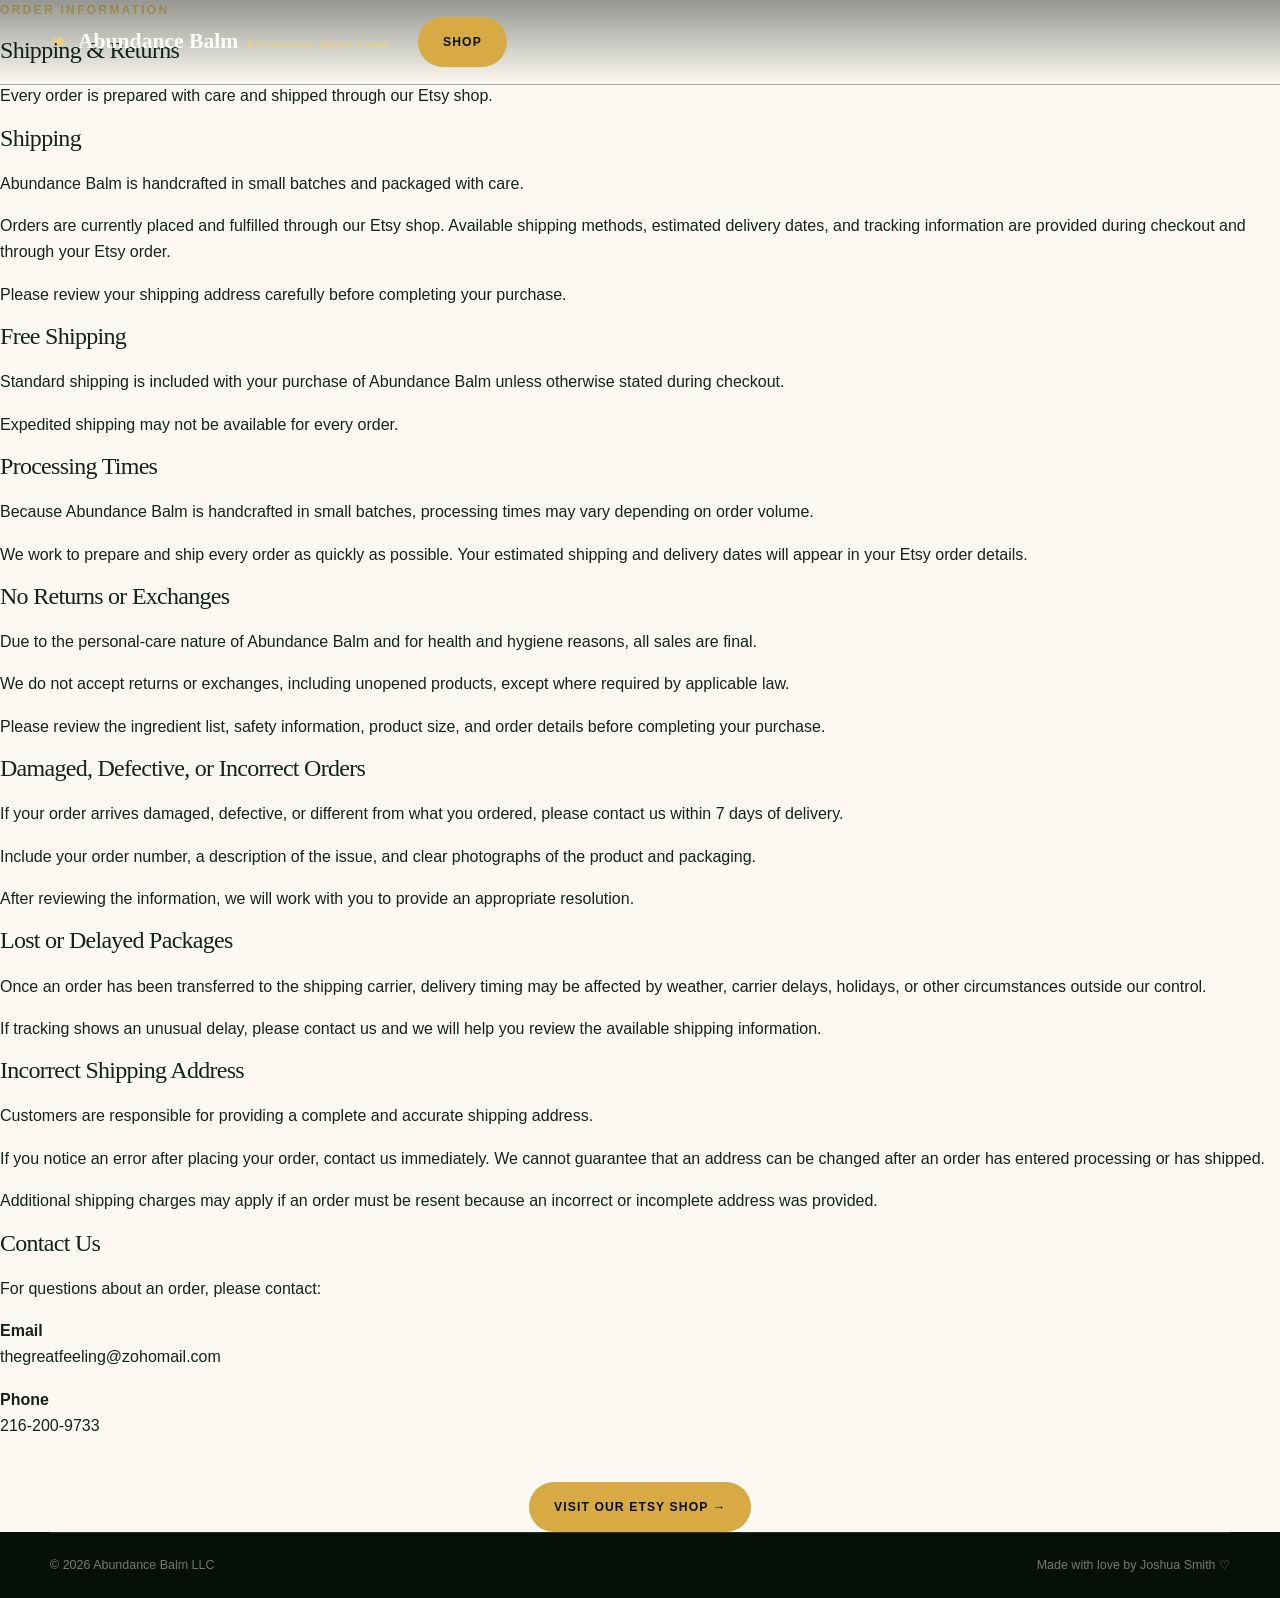
<file: shipping.html>
<!DOCTYPE html>
<html lang="en">

<head>

<meta charset="UTF-8">

<meta name="viewport" content="width=device-width, initial-scale=1.0">

<meta
name="description"
content="Shipping, damaged order, and no-return policy for Abundance Balm."
>

<title>Shipping & Returns | Abundance Balm</title>

<link rel="stylesheet" href="style.css">

<script src="script.js" defer></script>

</head>

<body class="inner-page">

<header class="site-header">

<nav class="main-navigation">

<a class="site-logo" href="index.html">

<span class="logo-leaf">❧</span>

<span class="logo-copy">

<strong>Abundance Balm</strong>

<small>BOTANICAL BODY CARE</small>

</span>

</a>

<a
class="header-shop-button"
href="https://www.etsy.com/shop/balmofabundance"
target="_blank"
rel="noopener noreferrer"
>

Shop

</a>

</nav>

</header>

<main>

<section class="inner-hero">

<p class="section-kicker">

ORDER INFORMATION

</p>

<h1>

Shipping & Returns

</h1>

<p>

Every order is prepared with care and shipped through our Etsy shop.

</p>

</section>

<section class="page-content">

<div class="content-card">

<h2>

Shipping

</h2>

<p>

Abundance Balm is handcrafted in small batches and packaged with care.

</p>

<p>

Orders are currently placed and fulfilled through our Etsy shop. Available shipping methods, estimated delivery dates, and tracking information are provided during checkout and through your Etsy order.

</p>

<p>

Please review your shipping address carefully before completing your purchase.

</p>

</div>

<div class="content-card">

<h2>

Free Shipping

</h2>

<p>

Standard shipping is included with your purchase of Abundance Balm unless otherwise stated during checkout.

</p>

<p>

Expedited shipping may not be available for every order.

</p>

</div>

<div class="content-card">

<h2>

Processing Times

</h2>

<p>

Because Abundance Balm is handcrafted in small batches, processing times may vary depending on order volume.

</p>

<p>

We work to prepare and ship every order as quickly as possible. Your estimated shipping and delivery dates will appear in your Etsy order details.

</p>

</div>

<div class="content-card">

<h2>

No Returns or Exchanges

</h2>

<p>

Due to the personal-care nature of Abundance Balm and for health and hygiene reasons, all sales are final.

</p>

<p>

We do not accept returns or exchanges, including unopened products, except where required by applicable law.

</p>

<p>

Please review the ingredient list, safety information, product size, and order details before completing your purchase.

</p>

</div>

<div class="content-card">

<h2>

Damaged, Defective, or Incorrect Orders

</h2>

<p>

If your order arrives damaged, defective, or different from what you ordered, please contact us within 7 days of delivery.

</p>

<p>

Include your order number, a description of the issue, and clear photographs of the product and packaging.

</p>

<p>

After reviewing the information, we will work with you to provide an appropriate resolution.

</p>

</div>

<div class="content-card">

<h2>

Lost or Delayed Packages

</h2>

<p>

Once an order has been transferred to the shipping carrier, delivery timing may be affected by weather, carrier delays, holidays, or other circumstances outside our control.

</p>

<p>

If tracking shows an unusual delay, please contact us and we will help you review the available shipping information.

</p>

</div>

<div class="content-card">

<h2>

Incorrect Shipping Address

</h2>

<p>

Customers are responsible for providing a complete and accurate shipping address.

</p>

<p>

If you notice an error after placing your order, contact us immediately. We cannot guarantee that an address can be changed after an order has entered processing or has shipped.

</p>

<p>

Additional shipping charges may apply if an order must be resent because an incorrect or incomplete address was provided.

</p>

</div>

<div class="content-card">

<h2>

Contact Us

</h2>

<p>

For questions about an order, please contact:

</p>

<p>

<strong>Email</strong>

<br>

<a href="mailto:thegreatfeeling@zohomail.com">

thegreatfeeling@zohomail.com

</a>

</p>

<p>

<strong>Phone</strong>

<br>

<a href="tel:+12162009733">

216-200-9733

</a>

</p>

<br>

<div style="text-align:center;">

<a
class="gold-button"
href="https://www.etsy.com/shop/balmofabundance"
target="_blank"
rel="noopener noreferrer"
>

Visit Our Etsy Shop →

</a>

</div>

</div>

</section>

</main>

<footer class="site-footer">

<div class="footer-bottom">

<p>

© 2026 Abundance Balm LLC

</p>

<p>

Made with love by Joshua Smith ♡

</p>

</div>

</footer>

</body>

</html>
</file>
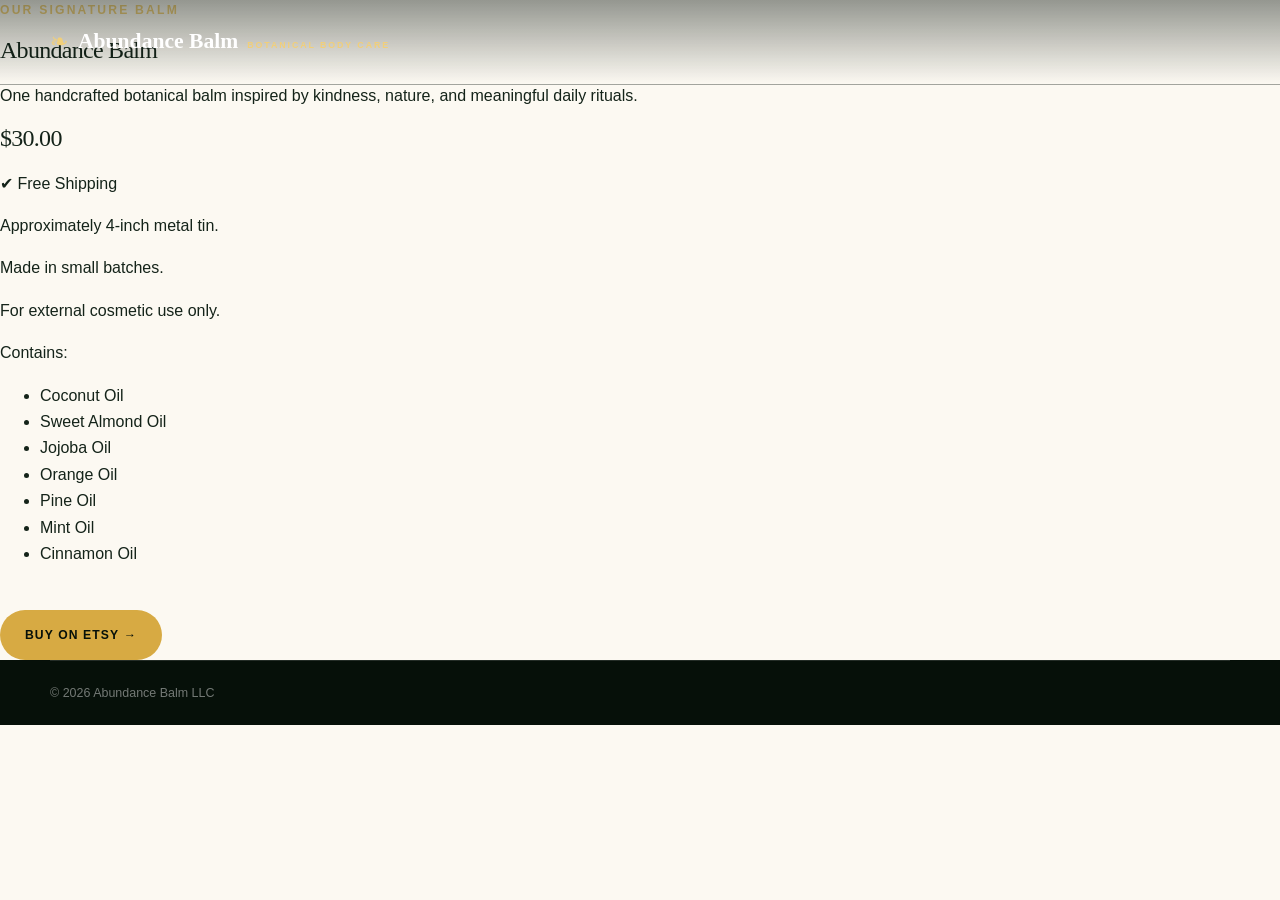
<file: shop.html>
<!DOCTYPE html>
<html lang="en">

<head>

<meta charset="UTF-8">
<meta name="viewport" content="width=device-width, initial-scale=1.0">

<title>Shop | Abundance Balm</title>

<link rel="stylesheet" href="style.css">

</head>

<body class="inner-page">

<header class="site-header">

<nav class="main-navigation">

<a class="site-logo" href="index.html">

<span class="logo-leaf">❧</span>

<span class="logo-copy">

<strong>Abundance Balm</strong>

<small>BOTANICAL BODY CARE</small>

</span>

</a>

</nav>

</header>

<section class="inner-hero">

<p class="section-kicker">
OUR SIGNATURE BALM
</p>

<h1>

Abundance Balm

</h1>

<p>

One handcrafted botanical balm inspired by kindness,
nature, and meaningful daily rituals.

</p>

</section>

<section class="page-content">

<div class="content-card">

<h2>

$30.00

</h2>

<p>

✔ Free Shipping

</p>

<p>

Approximately 4-inch metal tin.

</p>

<p>

Made in small batches.

</p>

<p>

For external cosmetic use only.

</p>

<p>

Contains:

</p>

<ul>

<li>Coconut Oil</li>

<li>Sweet Almond Oil</li>

<li>Jojoba Oil</li>

<li>Orange Oil</li>

<li>Pine Oil</li>

<li>Mint Oil</li>

<li>Cinnamon Oil</li>

</ul>

<br>

<a
class="gold-button"
href="https://www.etsy.com/shop/balmofabundance"
target="_blank"
rel="noopener noreferrer">

Buy on Etsy →

</a>

</div>

</section>

<footer class="site-footer">

<div class="footer-bottom">

<p>

© 2026 Abundance Balm LLC

</p>

</div>

</footer>

</body>

</html>
</file>
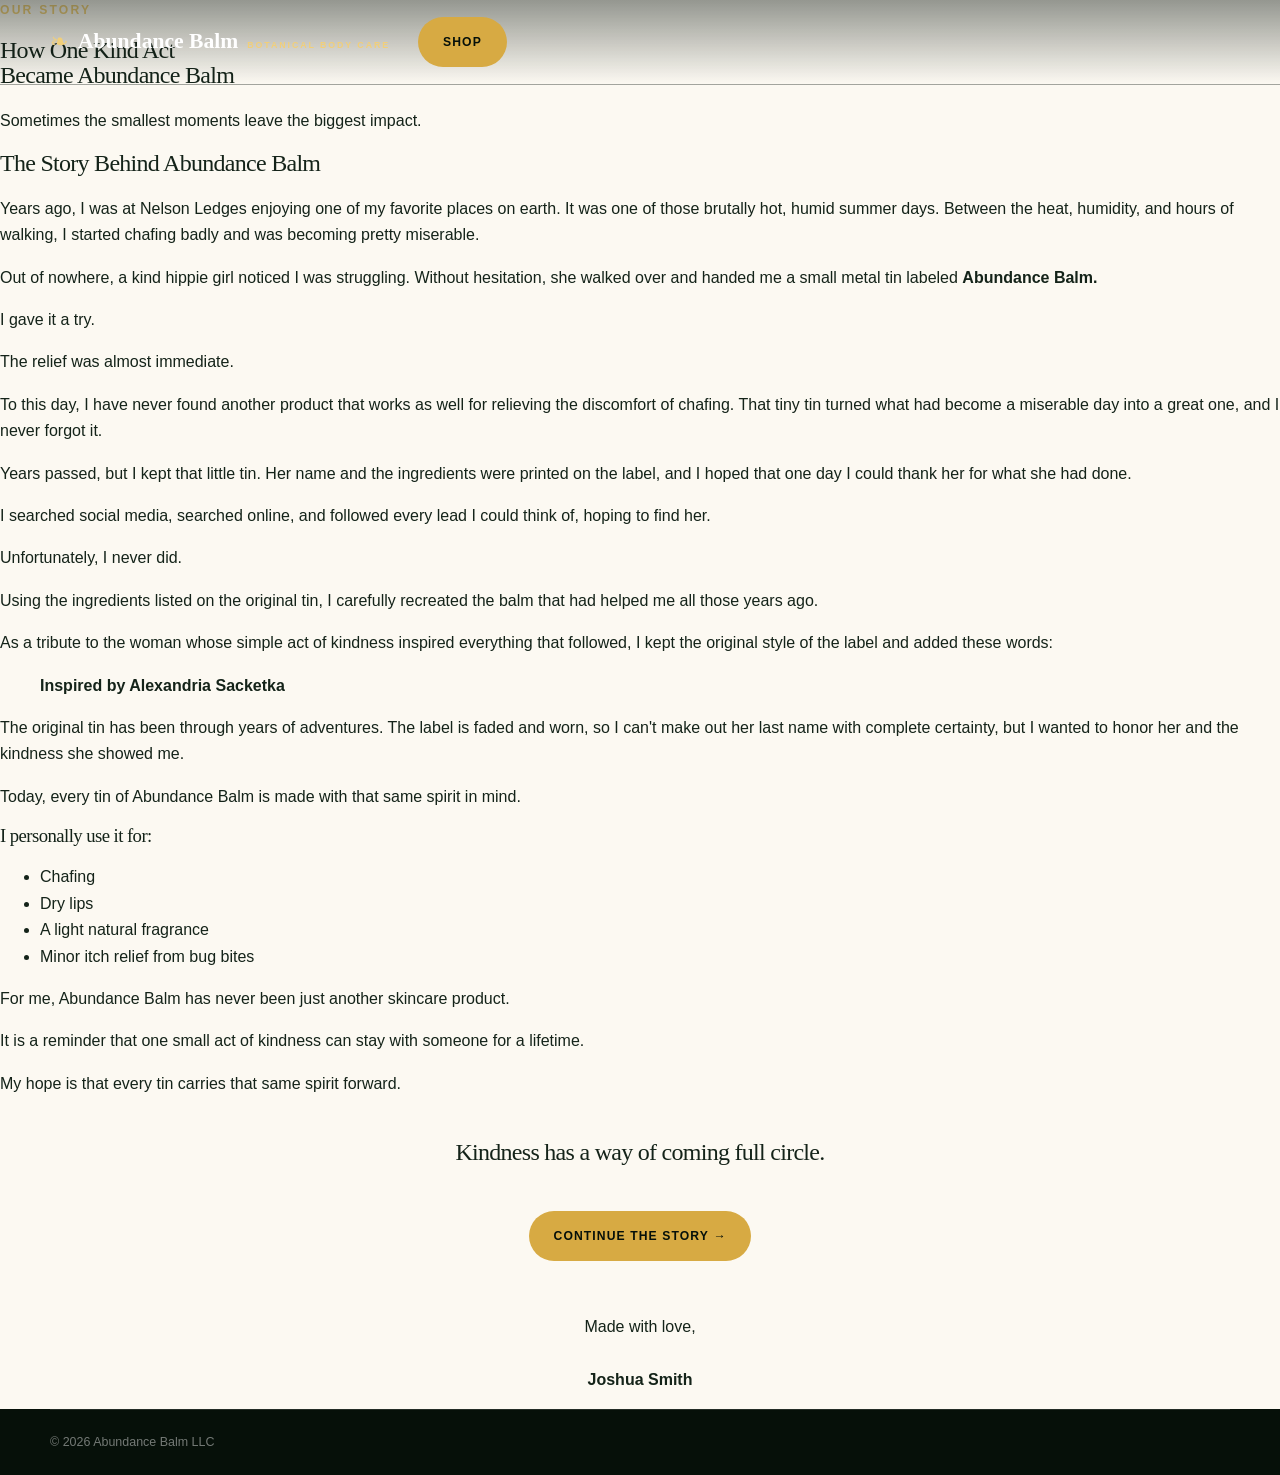
<file: story.html>
<!DOCTYPE html>
<html lang="en">

<head>

<meta charset="UTF-8">

<meta name="viewport"
content="width=device-width, initial-scale=1.0">

<title>The Story Behind Abundance Balm</title>

<link rel="stylesheet" href="style.css">

<script src="script.js" defer></script>

</head>

<body class="inner-page">

<header class="site-header">

<nav class="main-navigation">

<a class="site-logo" href="index.html">

<span class="logo-leaf">❧</span>

<span class="logo-copy">

<strong>Abundance Balm</strong>

<small>BOTANICAL BODY CARE</small>

</span>

</a>

<a
class="header-shop-button"
href="https://www.etsy.com/shop/balmofabundance"
target="_blank">

Shop

</a>

</nav>

</header>

<section class="inner-hero">

<p class="section-kicker">

OUR STORY

</p>

<h1>

How One Kind Act<br>

Became Abundance Balm

</h1>

<p>

Sometimes the smallest moments leave the biggest impact.

</p>

</section>

<section class="page-content">

<div class="content-card">

<h2>

The Story Behind Abundance Balm

</h2>

<p>

Years ago, I was at Nelson Ledges enjoying one of my favorite places on earth. It was one of those brutally hot, humid summer days. Between the heat, humidity, and hours of walking, I started chafing badly and was becoming pretty miserable.

</p>

<p>

Out of nowhere, a kind hippie girl noticed I was struggling. Without hesitation, she walked over and handed me a small metal tin labeled <strong>Abundance Balm.</strong>

</p>

<p>

I gave it a try.

</p>

<p>

The relief was almost immediate.

</p>

<p>

To this day, I have never found another product that works as well for relieving the discomfort of chafing. That tiny tin turned what had become a miserable day into a great one, and I never forgot it.

</p>

<p>

Years passed, but I kept that little tin. Her name and the ingredients were printed on the label, and I hoped that one day I could thank her for what she had done.

</p>

<p>

I searched social media, searched online, and followed every lead I could think of, hoping to find her.

</p>

<p>

Unfortunately, I never did.

</p>

<p>

Using the ingredients listed on the original tin, I carefully recreated the balm that had helped me all those years ago.

</p>

<p>

As a tribute to the woman whose simple act of kindness inspired everything that followed, I kept the original style of the label and added these words:

</p>

<blockquote>

<strong>

Inspired by Alexandria Sacketka

</strong>

</blockquote>

<p>

The original tin has been through years of adventures. The label is faded and worn, so I can't make out her last name with complete certainty, but I wanted to honor her and the kindness she showed me.

</p>

<p>

Today, every tin of Abundance Balm is made with that same spirit in mind.

</p>

<h3>

I personally use it for:

</h3>

<ul>

<li>Chafing</li>

<li>Dry lips</li>

<li>A light natural fragrance</li>

<li>Minor itch relief from bug bites</li>

</ul>

<p>

For me, Abundance Balm has never been just another skincare product.

</p>

<p>

It is a reminder that one small act of kindness can stay with someone for a lifetime.

</p>

<p>

My hope is that every tin carries that same spirit forward.

</p>

<br>

<h2 style="text-align:center;">

Kindness has a way of coming full circle.

</h2>

<br>

<div style="text-align:center;">

<a
class="gold-button"
href="https://www.etsy.com/shop/balmofabundance"
target="_blank">

Continue the Story →

</a>

</div>

<br><br>

<p style="text-align:center;">

Made with love,

<br><br>

<strong>

Joshua Smith

</strong>

</p>

</div>

</section>

<footer class="site-footer">

<div class="footer-bottom">

<p>

© 2026 Abundance Balm LLC

</p>

</div>

</footer>

</body>

</html>
</file>
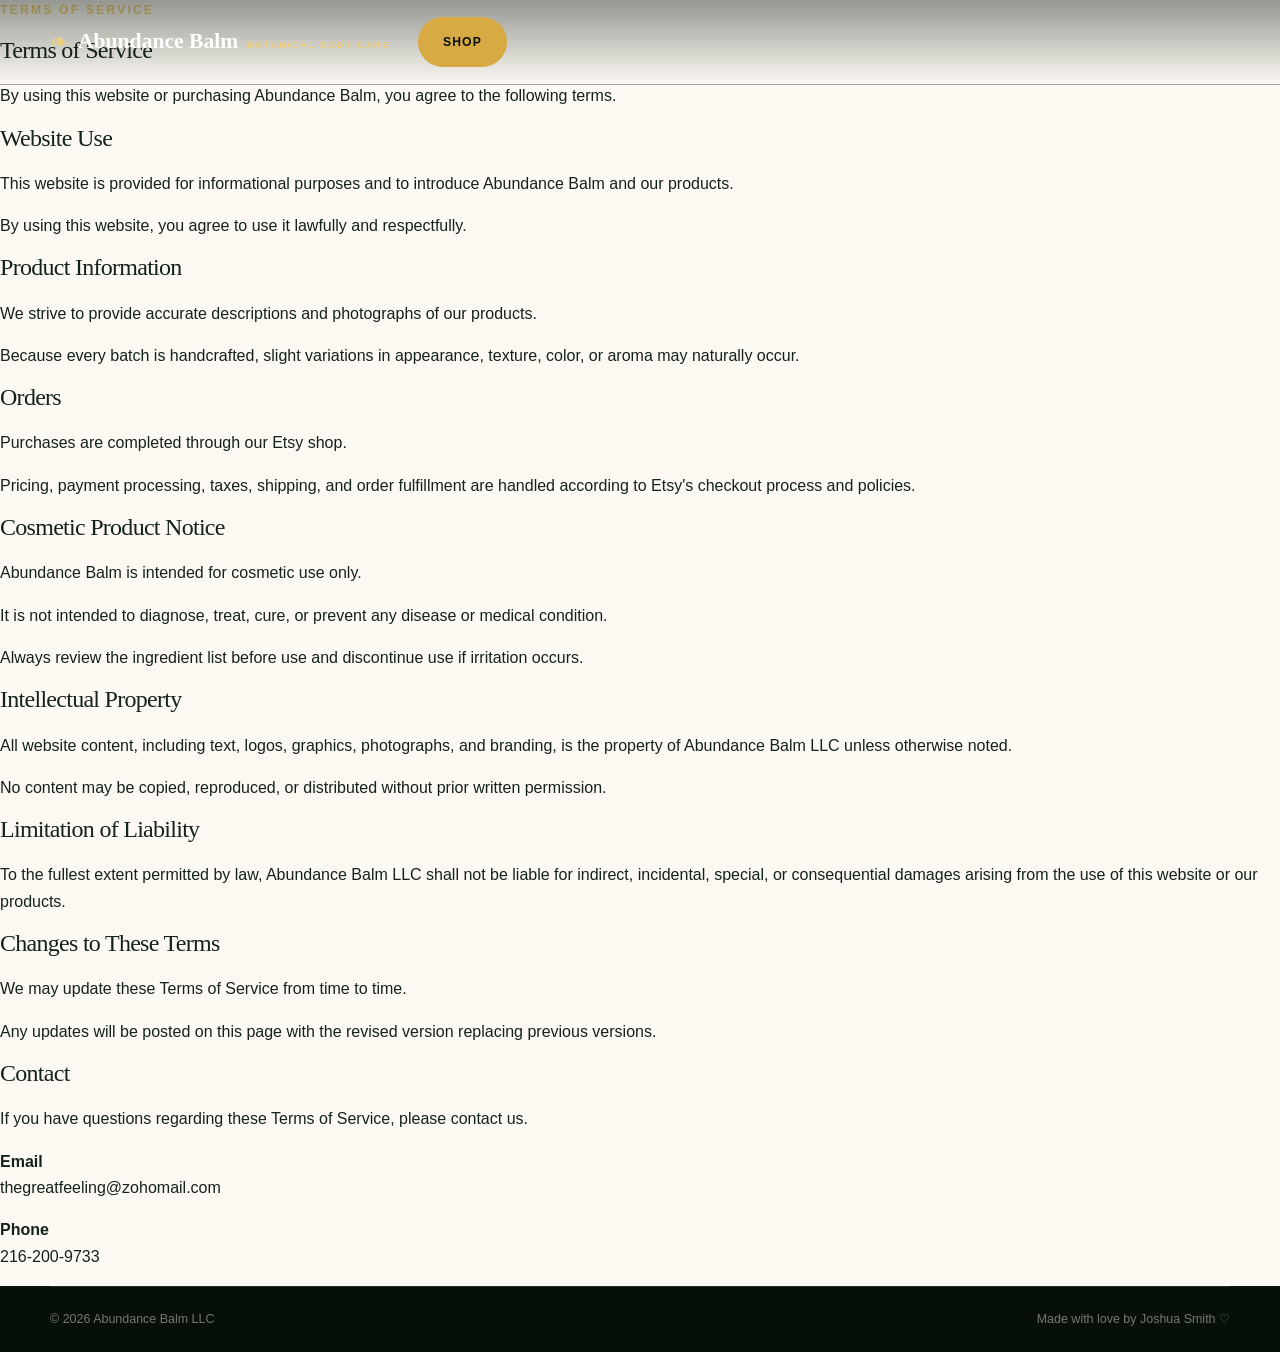
<file: terms.html>
<!DOCTYPE html>
<html lang="en">

<head>

<meta charset="UTF-8">

<meta name="viewport" content="width=device-width, initial-scale=1.0">

<meta
name="description"
content="Terms of Service for Abundance Balm."
>

<title>Terms of Service | Abundance Balm</title>

<link rel="stylesheet" href="style.css">

<script src="script.js" defer></script>

</head>

<body class="inner-page">

<header class="site-header">

<nav class="main-navigation">

<a class="site-logo" href="index.html">

<span class="logo-leaf">❧</span>

<span class="logo-copy">

<strong>Abundance Balm</strong>

<small>BOTANICAL BODY CARE</small>

</span>

</a>

<a
class="header-shop-button"
href="https://www.etsy.com/shop/balmofabundance"
target="_blank"
rel="noopener noreferrer">

Shop

</a>

</nav>

</header>

<main>

<section class="inner-hero">

<p class="section-kicker">

TERMS OF SERVICE

</p>

<h1>

Terms of Service

</h1>

<p>

By using this website or purchasing Abundance Balm, you agree to the following terms.

</p>

</section>

<section class="page-content">

<div class="content-card">

<h2>

Website Use

</h2>

<p>

This website is provided for informational purposes and to introduce Abundance Balm and our products.

</p>

<p>

By using this website, you agree to use it lawfully and respectfully.

</p>

</div>

<div class="content-card">

<h2>

Product Information

</h2>

<p>

We strive to provide accurate descriptions and photographs of our products.

</p>

<p>

Because every batch is handcrafted, slight variations in appearance, texture, color, or aroma may naturally occur.

</p>

</div>

<div class="content-card">

<h2>

Orders

</h2>

<p>

Purchases are completed through our Etsy shop.

</p>

<p>

Pricing, payment processing, taxes, shipping, and order fulfillment are handled according to Etsy's checkout process and policies.

</p>

</div>

<div class="content-card">

<h2>

Cosmetic Product Notice

</h2>

<p>

Abundance Balm is intended for cosmetic use only.

</p>

<p>

It is not intended to diagnose, treat, cure, or prevent any disease or medical condition.

</p>

<p>

Always review the ingredient list before use and discontinue use if irritation occurs.

</p>

</div>

<div class="content-card">

<h2>

Intellectual Property

</h2>

<p>

All website content, including text, logos, graphics, photographs, and branding, is the property of Abundance Balm LLC unless otherwise noted.

</p>

<p>

No content may be copied, reproduced, or distributed without prior written permission.

</p>

</div>

<div class="content-card">

<h2>

Limitation of Liability

</h2>

<p>

To the fullest extent permitted by law, Abundance Balm LLC shall not be liable for indirect, incidental, special, or consequential damages arising from the use of this website or our products.

</p>

</div>

<div class="content-card">

<h2>

Changes to These Terms

</h2>

<p>

We may update these Terms of Service from time to time.

</p>

<p>

Any updates will be posted on this page with the revised version replacing previous versions.

</p>

</div>

<div class="content-card">

<h2>

Contact

</h2>

<p>

If you have questions regarding these Terms of Service, please contact us.

</p>

<p>

<strong>Email</strong>

<br>

<a href="mailto:thegreatfeeling@zohomail.com">

thegreatfeeling@zohomail.com

</a>

</p>

<p>

<strong>Phone</strong>

<br>

<a href="tel:+12162009733">

216-200-9733

</a>

</p>

</div>

</section>

</main>

<footer class="site-footer">

<div class="footer-bottom">

<p>

© 2026 Abundance Balm LLC

</p>

<p>

Made with love by Joshua Smith ♡

</p>

</div>

</footer>

</body>

</html>
</file>
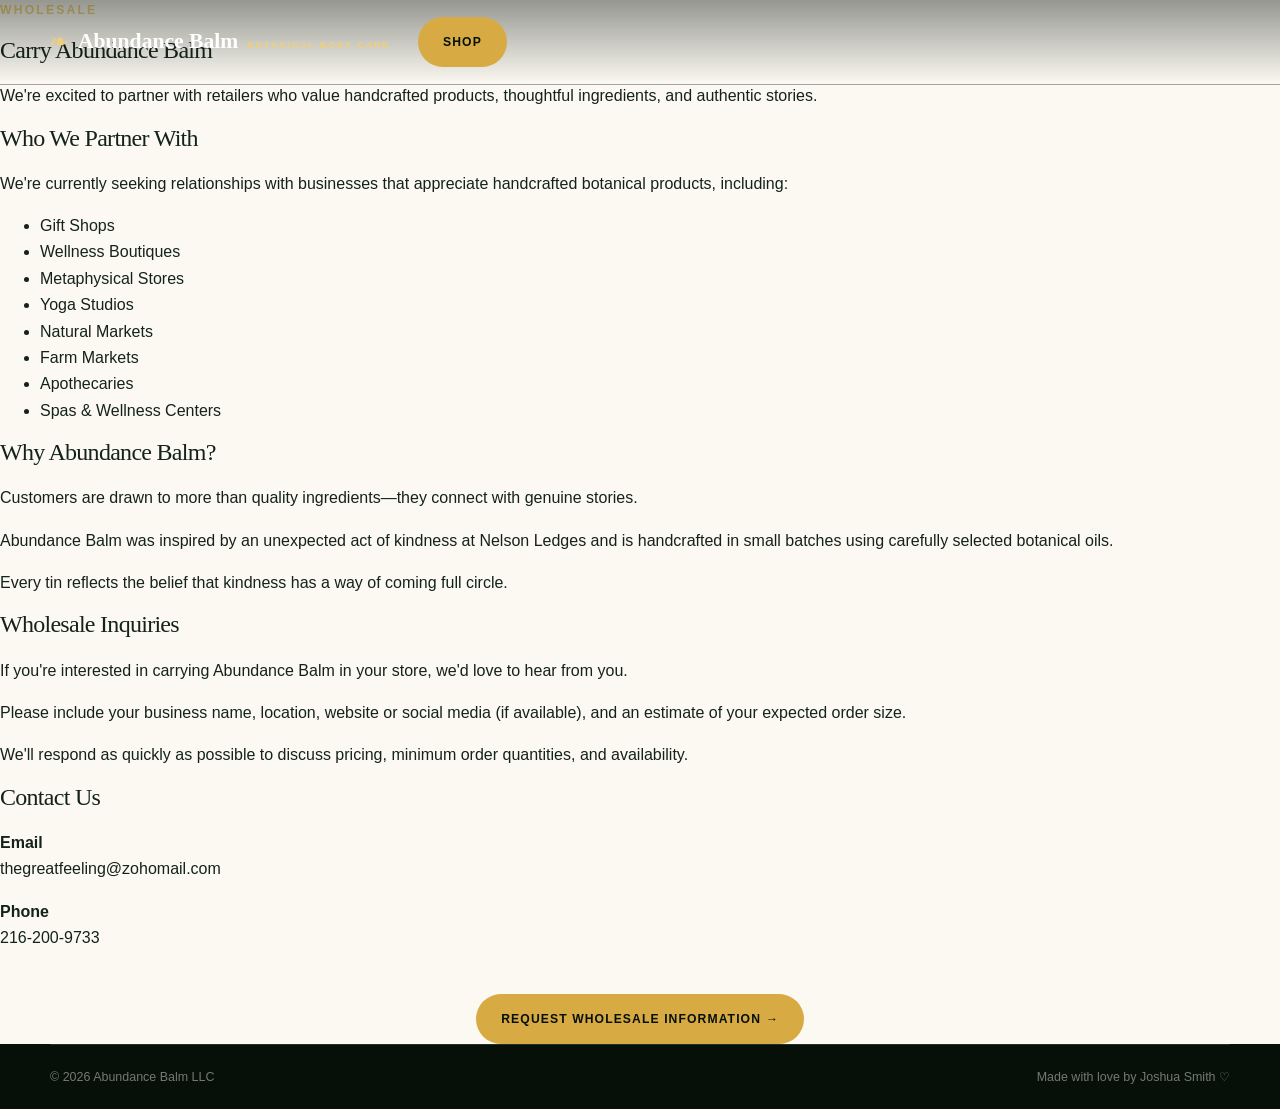
<file: wholesale.html>
<!DOCTYPE html>
<html lang="en">

<head>

<meta charset="UTF-8">

<meta name="viewport" content="width=device-width, initial-scale=1.0">

<meta
name="description"
content="Wholesale opportunities with Abundance Balm LLC."
>

<title>Wholesale | Abundance Balm</title>

<link rel="stylesheet" href="style.css">

<script src="script.js" defer></script>

</head>

<body class="inner-page">

<header class="site-header">

<nav class="main-navigation">

<a class="site-logo" href="index.html">

<span class="logo-leaf">❧</span>

<span class="logo-copy">

<strong>Abundance Balm</strong>

<small>BOTANICAL BODY CARE</small>

</span>

</a>

<a
class="header-shop-button"
href="https://www.etsy.com/shop/balmofabundance"
target="_blank"
rel="noopener noreferrer">

Shop

</a>

</nav>

</header>

<main>

<section class="inner-hero">

<p class="section-kicker">

WHOLESALE

</p>

<h1>

Carry Abundance Balm

</h1>

<p>

We're excited to partner with retailers who value handcrafted products, thoughtful ingredients, and authentic stories.

</p>

</section>

<section class="page-content">

<div class="content-card">

<h2>

Who We Partner With

</h2>

<p>

We're currently seeking relationships with businesses that appreciate handcrafted botanical products, including:

</p>

<ul>

<li>Gift Shops</li>

<li>Wellness Boutiques</li>

<li>Metaphysical Stores</li>

<li>Yoga Studios</li>

<li>Natural Markets</li>

<li>Farm Markets</li>

<li>Apothecaries</li>

<li>Spas & Wellness Centers</li>

</ul>

</div>

<div class="content-card">

<h2>

Why Abundance Balm?

</h2>

<p>

Customers are drawn to more than quality ingredients—they connect with genuine stories.

</p>

<p>

Abundance Balm was inspired by an unexpected act of kindness at Nelson Ledges and is handcrafted in small batches using carefully selected botanical oils.

</p>

<p>

Every tin reflects the belief that kindness has a way of coming full circle.

</p>

</div>

<div class="content-card">

<h2>

Wholesale Inquiries

</h2>

<p>

If you're interested in carrying Abundance Balm in your store, we'd love to hear from you.

</p>

<p>

Please include your business name, location, website or social media (if available), and an estimate of your expected order size.

</p>

<p>

We'll respond as quickly as possible to discuss pricing, minimum order quantities, and availability.

</p>

</div>

<div class="content-card">

<h2>

Contact Us

</h2>

<p>

<strong>Email</strong>

<br>

<a href="mailto:thegreatfeeling@zohomail.com">

thegreatfeeling@zohomail.com

</a>

</p>

<p>

<strong>Phone</strong>

<br>

<a href="tel:+12162009733">

216-200-9733

</a>

</p>

<br>

<div style="text-align:center;">

<a
class="gold-button"
href="mailto:thegreatfeeling@zohomail.com">

Request Wholesale Information →

</a>

</div>

</div>

</section>

</main>

<footer class="site-footer">

<div class="footer-bottom">

<p>

© 2026 Abundance Balm LLC

</p>

<p>

Made with love by Joshua Smith ♡

</p>

</div>

</footer>

</body>

</html>
</file>
<file: style.css>
:root {
  --forest-950: #061009;
  --forest-900: #0b160d;
  --forest-800: #13261a;
  --forest-700: #1b3423;
  --gold: #d7aa43;
  --gold-light: #f1cf7a;
  --cream: #f6f0e5;
  --cream-light: #fcf9f2;
  --white: #ffffff;
  --ink: #142319;
  --ink-soft: #536056;
  --line: rgba(20, 35, 25, 0.14);
  --page: 1180px;
  --header-height: 84px;
  --radius: 24px;
  --shadow: 0 22px 60px rgba(6, 16, 9, 0.18);
}

*,
*::before,
*::after {
  box-sizing: border-box;
}

html {
  scroll-behavior: smooth;
  scroll-padding-top: 96px;
}

body {
  margin: 0;
  min-width: 320px;
  overflow-x: hidden;
  background: var(--cream-light);
  color: var(--ink);
  font-family: Arial, Helvetica, sans-serif;
  line-height: 1.65;
}

body.menu-open {
  overflow: hidden;
}

img {
  display: block;
  max-width: 100%;
}

a {
  color: inherit;
  text-decoration: none;
}

button {
  font: inherit;
}

h1,
h2,
h3,
p {
  margin-top: 0;
}

h1,
h2,
h3 {
  font-family: Georgia, "Times New Roman", serif;
  font-weight: 500;
  letter-spacing: -0.03em;
  line-height: 1.05;
}

.skip-link {
  position: fixed;
  z-index: 9999;
  top: 12px;
  left: 12px;
  padding: 12px 16px;
  border-radius: 10px;
  background: var(--gold-light);
  color: var(--forest-950);
  font-weight: 800;
  transform: translateY(-160%);
  transition: transform 0.18s ease;
}

.skip-link:focus {
  transform: translateY(0);
}

/* Header */

.site-header {
  position: absolute;
  z-index: 1000;
  top: 0;
  right: 0;
  left: 0;
  border-bottom: 1px solid rgba(255, 255, 255, 0.12);
  background: linear-gradient(
    180deg,
    rgba(6, 16, 9, 0.42),
    rgba(6, 16, 9, 0)
  );
}

.main-navigation {
  display: flex;
  width: min(calc(100% - 40px), var(--page));
  min-height: var(--header-height);
  align-items: center;
  gap: 28px;
  margin: 0 auto;
}

.site-logo {
  display: inline-flex;
  flex: 0 0 auto;
  align-items: center;
  gap: 10px;
  color: var(--white);
}

.logo-leaf {
  color: var(--gold-light);
  font-size: 1.35rem;
}

.logo-copy {
  display: flex;
  align-items: baseline;
  gap: 9px;
  white-space: nowrap;
}

.logo-copy strong {
  font-family: Georgia, "Times New Roman", serif;
  font-size: 1.35rem;
}

.logo-copy small {
  color: var(--gold-light);
  font-size: 0.55rem;
  font-weight: 800;
  letter-spacing: 0.22em;
  text-transform: uppercase;
}

.navigation-links {
  display: flex;
  flex: 1 1 auto;
  align-items: center;
  justify-content: center;
  gap: clamp(16px, 2vw, 28px);
}

.navigation-links a {
  position: relative;
  color: rgba(255, 255, 255, 0.86);
  font-size: 0.74rem;
  font-weight: 800;
  letter-spacing: 0.12em;
  text-transform: uppercase;
  white-space: nowrap;
}

.navigation-links a::after {
  position: absolute;
  right: 0;
  bottom: -8px;
  left: 0;
  height: 1px;
  background: var(--gold-light);
  content: "";
  transform: scaleX(0);
  transition: transform 0.18s ease;
}

.navigation-links a:hover::after,
.navigation-links a.active::after {
  transform: scaleX(1);
}

.header-shop-button,
.gold-button,
.outline-button,
.dark-button,
.outline-dark-button {
  display: inline-flex;
  min-height: 50px;
  align-items: center;
  justify-content: center;
  gap: 10px;
  padding: 14px 24px;
  border: 1px solid transparent;
  border-radius: 999px;
  font-size: 0.76rem;
  font-weight: 800;
  letter-spacing: 0.09em;
  text-transform: uppercase;
  transition:
    transform 0.18s ease,
    background 0.18s ease,
    color 0.18s ease,
    border-color 0.18s ease;
}

.header-shop-button,
.gold-button {
  background: var(--gold);
  color: var(--forest-950);
}

.header-shop-button:hover,
.gold-button:hover {
  background: var(--gold-light);
  transform: translateY(-2px);
}

.outline-button {
  border-color: rgba(255, 255, 255, 0.42);
  color: var(--white);
}

.outline-button:hover {
  border-color: var(--gold-light);
  color: var(--gold-light);
}

.dark-button {
  background: var(--forest-950);
  color: var(--white);
}

.dark-button:hover {
  background: var(--forest-800);
  transform: translateY(-2px);
}

.outline-dark-button {
  border-color: rgba(20, 35, 25, 0.32);
  color: var(--forest-900);
}

.outline-dark-button:hover {
  border-color: var(--gold);
  color: var(--forest-950);
  transform: translateY(-2px);
}

.menu-button {
  display: none;
}

/* Hero */

.hero-section {
  position: relative;
  min-height: 780px;
  overflow: hidden;
  background:
    radial-gradient(
      circle at 72% 42%,
      rgba(99, 131, 85, 0.34),
      transparent 32%
    ),
    linear-gradient(135deg, #071009 0%, #0e1d12 48%, #17321f 100%);
  color: var(--white);
}

.hero-overlay,
.hero-light,
.particle-field {
  position: absolute;
  inset: 0;
  pointer-events: none;
}

.hero-overlay {
  background: linear-gradient(
    90deg,
    rgba(4, 12, 6, 0.86),
    rgba(4, 12, 6, 0.2)
  );
}

.hero-light {
  background: radial-gradient(
    circle at 18% 32%,
    rgba(215, 170, 67, 0.12),
    transparent 28%
  );
}

.hero-inner {
  position: relative;
  z-index: 2;
  display: grid;
  width: min(calc(100% - 40px), var(--page));
  min-height: 780px;
  grid-template-columns: minmax(0, 1.02fr) minmax(360px, 0.98fr);
  align-items: center;
  gap: clamp(42px, 7vw, 90px);
  margin: 0 auto;
  padding: 150px 0 105px;
}

.hero-copy {
  max-width: 650px;
}

.hero-kicker,
.section-kicker {
  margin-bottom: 18px;
  color: var(--gold-light);
  font-size: 0.76rem;
  font-weight: 800;
  letter-spacing: 0.18em;
  text-transform: uppercase;
}

.hero-copy h1 {
  margin-bottom: 18px;
  font-size: clamp(4rem, 7.5vw, 7.2rem);
}

.hero-copy h1 span {
  display: block;
}

.gold-divider,
.small-divider {
  display: flex;
  align-items: center;
  gap: 10px;
}

.gold-divider {
  max-width: 250px;
  margin: 20px 0 28px;
  color: var(--gold-light);
}

.small-divider {
  max-width: 180px;
  margin: 18px 0 24px;
  color: var(--gold);
}

.gold-divider span,
.small-divider span {
  height: 1px;
  flex: 1;
  background: currentColor;
}

.hero-copy h2 {
  margin-bottom: 22px;
  font-size: clamp(2.4rem, 4.8vw, 4.7rem);
}

.hero-description {
  max-width: 620px;
  color: rgba(255, 255, 255, 0.76);
  font-size: 1.08rem;
  line-height: 1.8;
}

.hero-price-row {
  display: flex;
  align-items: baseline;
  gap: 14px;
  margin: 26px 0;
}

.hero-price-row strong {
  font-family: Georgia, "Times New Roman", serif;
  font-size: 2rem;
}

.hero-price-row span {
  color: rgba(255, 255, 255, 0.64);
}

.hero-buttons,
.closing-buttons {
  display: flex;
  flex-wrap: wrap;
  gap: 14px;
}

.hero-product {
  position: relative;
  display: flex;
  min-height: 520px;
  align-items: center;
  justify-content: center;
}

.product-glow {
  position: absolute;
  width: 86%;
  aspect-ratio: 1;
  border: 1px solid rgba(241, 207, 122, 0.26);
  border-radius: 50%;
  background: radial-gradient(
    circle,
    rgba(215, 170, 67, 0.16),
    transparent 65%
  );
}

.product-stage {
  position: relative;
  z-index: 2;
  display: flex;
  width: min(100%, 500px);
  min-height: 500px;
  align-items: center;
  justify-content: center;
  transform-style: preserve-3d;
  transition: transform 0.16s ease-out;
}

.hero-tin {
  width: min(82%, 430px);
  max-height: 460px;
  object-fit: contain;
  filter: drop-shadow(0 28px 32px rgba(0, 0, 0, 0.45));
  animation: balmFloat 5s ease-in-out infinite;
}

.scroll-cue {
  position: absolute;
  z-index: 3;
  right: 28px;
  bottom: 35px;
  display: flex;
  align-items: center;
  gap: 10px;
  color: rgba(255, 255, 255, 0.7);
  font-size: 0.75rem;
  font-weight: 800;
  letter-spacing: 0.12em;
  text-transform: uppercase;
}

.particle {
  position: absolute;
  bottom: -15px;
  width: 5px;
  height: 5px;
  border-radius: 50%;
  background: var(--gold-light);
  box-shadow: 0 0 16px rgba(241, 207, 122, 0.8);
  animation-name: particleRise;
  animation-timing-function: linear;
  animation-iteration-count: infinite;
}

/* Highlights */

.value-strip {
  position: relative;
  z-index: 5;
  display: grid;
  width: min(calc(100% - 40px), var(--page));
  grid-template-columns: repeat(4, minmax(0, 1fr));
  margin: -34px auto 0;
  overflow: hidden;
  border: 1px solid var(--line);
  border-radius: var(--radius);
  background: rgba(255, 255, 255, 0.97);
  box-shadow: var(--shadow);
}

.value-strip article {
  position: relative;
  display: flex;
  min-height: 145px;
  align-items: center;
  gap: 16px;
  padding: 26px;
}

.value-strip article:not(:last-child)::after {
  position: absolute;
  top: 22%;
  right: 0;
  width: 1px;
  height: 56%;
  background: var(--line);
  content: "";
}

.value-icon {
  flex: 0 0 auto;
  color: var(--gold);
  font-size: 1.55rem;
}

.value-strip h2 {
  margin-bottom: 6px;
  font-size: 1.28rem;
}

.value-strip p {
  margin-bottom: 0;
  color: var(--ink-soft);
  font-size: 0.85rem;
  line-height: 1.45;
}

/* Featured product */

.featured-product-section {
  display: grid;
  width: min(calc(100% - 40px), var(--page));
  grid-template-columns: minmax(0, 0.96fr) minmax(0, 1.04fr);
  align-items: center;
  gap: clamp(50px, 8vw, 105px);
  margin: 0 auto;
  padding: 125px 0;
}

.featured-image-frame {
  position: relative;
  min-height: 560px;
  overflow: hidden;
  border-radius: 38px;
  background: #d8d3c7;
  box-shadow: var(--shadow);
}

.featured-image-frame::after {
  position: absolute;
  inset: 22px;
  border: 1px solid rgba(255, 255, 255, 0.5);
  border-radius: 28px;
  content: "";
  pointer-events: none;
}

.featured-image-frame img {
  width: 100%;
  height: 560px;
  object-fit: cover;
}

.featured-product-copy h2,
.story-copy h2,
.ingredients-preview-section h2,
.closing-content h2 {
  font-size: clamp(2.6rem, 5vw, 5rem);
}

.featured-product-copy > p:not(.section-kicker):not(.product-note) {
  color: var(--ink-soft);
  font-size: 1.04rem;
  line-height: 1.8;
}

.product-benefits {
  display: grid;
  gap: 10px;
  margin: 28px 0;
  padding: 0;
  list-style: none;
}

.product-benefits li {
  display: flex;
  gap: 11px;
}

.product-benefits li::before {
  color: var(--gold);
  content: "✦";
}

.product-purchase-row {
  display: flex;
  align-items: center;
  justify-content: space-between;
  gap: 24px;
  margin-top: 30px;
  padding-top: 25px;
  border-top: 1px solid var(--line);
}

.product-purchase-row > div {
  display: flex;
  flex-direction: column;
}

.product-purchase-row strong {
  font-family: Georgia, "Times New Roman", serif;
  font-size: 2rem;
}

.product-purchase-row span {
  color: var(--ink-soft);
  font-size: 0.84rem;
}

.product-note {
  margin-top: 20px;
  color: var(--ink-soft);
  font-size: 0.82rem;
}

/* Story */

.story-section {
  display: grid;
  grid-template-columns: minmax(0, 0.92fr) minmax(0, 1.08fr);
  align-items: center;
  gap: clamp(55px, 8vw, 100px);
  padding: 115px max(20px, calc((100vw - var(--page)) / 2));
  overflow: hidden;
  background: var(--forest-900);
  color: var(--white);
}

.story-copy {
  max-width: 600px;
}

.story-copy p:not(.section-kicker) {
  color: rgba(255, 255, 255, 0.72);
  line-height: 1.85;
}

.story-gallery {
  position: relative;
  min-height: 600px;
}

.story-photo {
  position: absolute;
  overflow: hidden;
  border-radius: 26px;
  box-shadow: 0 22px 50px rgba(0, 0, 0, 0.32);
}

.story-photo img {
  width: 100%;
  height: 100%;
  object-fit: cover;
}

.story-photo-large {
  top: 0;
  left: 0;
  width: 70%;
  height: 100%;
}

.story-photo-top {
  top: 8%;
  right: 0;
  width: 42%;
  height: 38%;
}

.story-photo-bottom {
  right: 2%;
  bottom: 4%;
  width: 46%;
  height: 43%;
}

.story-branch {
  position: absolute;
  right: 5%;
  bottom: -10px;
  font-size: 4rem;
  transform: rotate(-18deg);
}

/* Ingredients */

.ingredients-preview-section {
  width: min(calc(100% - 40px), var(--page));
  margin: 0 auto;
  padding: 120px 0;
}

.section-heading {
  display: flex;
  align-items: flex-end;
  justify-content: space-between;
  gap: 35px;
  margin-bottom: 48px;
}

.ingredient-preview-grid {
  display: grid;
  grid-template-columns: repeat(4, minmax(0, 1fr));
  gap: 22px;
}

.ingredient-card {
  overflow: hidden;
  min-height: 0;
  padding: 0;
  border: 1px solid var(--line);
  border-radius: var(--radius);
  background: var(--white);
  box-shadow: 0 12px 35px rgba(6, 16, 9, 0.08);
  transition:
    transform 0.35s ease,
    box-shadow 0.35s ease;
}

.ingredient-card:hover {
  box-shadow: var(--shadow);
  transform: translateY(-8px);
}

.ingredient-photo {
  width: 100%;
  height: 220px;
  object-fit: cover;
  transition: transform 0.45s ease;
}

.ingredient-card:hover .ingredient-photo {
  transform: scale(1.06);
}

.ingredient-content {
  padding: 26px 28px 30px;
}

.ingredient-content span {
  display: inline-block;
  margin-bottom: 10px;
  color: var(--gold);
  font-size: 0.78rem;
  font-weight: 800;
  letter-spacing: 0.12em;
}

.ingredient-content h3 {
  margin: 0 0 12px;
  font-size: 1.7rem;
}

.ingredient-content p {
  margin: 0;
  color: var(--ink-soft);
  font-size: 0.9rem;
  line-height: 1.7;
}

/* Closing section */

.closing-section {
  position: relative;
  display: flex;
  min-height: 540px;
  align-items: center;
  overflow: hidden;
  background:
    linear-gradient(
      90deg,
      rgba(6, 16, 9, 0.94),
      rgba(6, 16, 9, 0.45)
    ),
    linear-gradient(135deg, #0a160d, #1c3824);
  color: var(--white);
}

.closing-overlay {
  position: absolute;
  inset: 0;
  background: radial-gradient(
    circle at 80% 50%,
    rgba(215, 170, 67, 0.16),
    transparent 30%
  );
}

.closing-content {
  position: relative;
  z-index: 2;
  width: min(calc(100% - 40px), var(--page));
  margin: 0 auto;
}

.closing-content p:not(.section-kicker) {
  max-width: 620px;
  color: rgba(255, 255, 255, 0.72);
  font-size: 1.06rem;
}

.lower-value-strip {
  display: flex;
  flex-wrap: wrap;
  justify-content: center;
  gap: 24px 44px;
  padding: 22px 20px;
  background: var(--cream);
  color: var(--ink-soft);
  font-size: 0.8rem;
  font-weight: 800;
  letter-spacing: 0.06em;
  text-transform: uppercase;
}

/* Footer */

.site-footer {
  background: var(--forest-950);
  color: rgba(255, 255, 255, 0.68);
}

.footer-main {
  display: grid;
  width: min(calc(100% - 40px), var(--page));
  grid-template-columns: 1.45fr repeat(3, minmax(150px, 1fr));
  gap: 50px;
  margin: 0 auto;
  padding: 70px 0 50px;
}

.footer-brand-column p {
  max-width: 360px;
  margin-top: 20px;
  color: rgba(255, 255, 255, 0.56);
}

.footer-main nav,
.footer-contact,
.footer-legal {
  display: flex;
  flex-direction: column;
  gap: 10px;
}

.footer-main strong {
  margin-bottom: 8px;
  color: var(--white);
}

.footer-main a {
  color: rgba(255, 255, 255, 0.62);
  font-size: 0.9rem;
}

.footer-main a:hover {
  color: var(--gold-light);
}

.footer-bottom {
  display: flex;
  width: min(calc(100% - 40px), var(--page));
  align-items: center;
  justify-content: space-between;
  gap: 25px;
  margin: 0 auto;
  padding: 22px 0;
  border-top: 1px solid rgba(255, 255, 255, 0.12);
  color: rgba(255, 255, 255, 0.44);
  font-size: 0.78rem;
}

.footer-bottom p {
  margin-bottom: 0;
}

/* Animation */

@keyframes balmFloat {
  0%,
  100% {
    transform: translateY(0) rotate(-1deg);
  }

  50% {
    transform: translateY(-14px) rotate(1deg);
  }
}

@keyframes particleRise {
  0% {
    opacity: 0;
    transform:
      translateY(0)
      translateX(0)
      scale(var(--particle-scale, 1));
  }

  15% {
    opacity: 0.75;
  }

  100% {
    opacity: 0;
    transform:
      translateY(-820px)
      translateX(55px)
      scale(var(--particle-scale, 1));
  }
}

/* Tablet */

@media (max-width: 1050px) {
  .header-shop-button {
    display: none;
  }

  .hero-inner {
    grid-template-columns: 1fr 0.82fr;
    gap: 30px;
  }

  .value-strip {
    grid-template-columns: repeat(2, minmax(0, 1fr));
  }

  .value-strip article:nth-child(2)::after {
    display: none;
  }

  .value-strip article:nth-child(-n + 2) {
    border-bottom: 1px solid var(--line);
  }

  .ingredient-preview-grid {
    grid-template-columns: repeat(2, minmax(0, 1fr));
  }

  .footer-main {
    grid-template-columns: repeat(2, minmax(0, 1fr));
  }
}

/* Mobile navigation and stacked layouts */

@media (max-width: 860px) {
  .menu-button {
    position: relative;
    z-index: 1002;
    display: block;
    width: 46px;
    height: 46px;
    margin-left: auto;
    padding: 0;
    border: 1px solid rgba(255, 255, 255, 0.28);
    border-radius: 50%;
    background: rgba(6, 16, 9, 0.3);
    color: var(--white);
  }

  .menu-button span {
    position: absolute;
    left: 50%;
    width: 19px;
    height: 2px;
    border-radius: 10px;
    background: currentColor;
    transform: translateX(-50%);
    transition: 0.18s ease;
  }

  .menu-button span:nth-child(1) {
    top: 15px;
  }

  .menu-button span:nth-child(2) {
    top: 22px;
  }

  .menu-button span:nth-child(3) {
    top: 29px;
  }

  .menu-button[aria-expanded="true"] span:nth-child(1) {
    top: 22px;
    transform: translateX(-50%) rotate(45deg);
  }

  .menu-button[aria-expanded="true"] span:nth-child(2) {
    opacity: 0;
  }

  .menu-button[aria-expanded="true"] span:nth-child(3) {
    top: 22px;
    transform: translateX(-50%) rotate(-45deg);
  }

  .navigation-links {
    position: fixed;
    z-index: 1001;
    top: 0;
    right: 0;
    width: min(86vw, 390px);
    height: 100vh;
    align-items: stretch;
    flex-direction: column;
    justify-content: center;
    gap: 0;
    padding: 95px 40px 40px;
    background: linear-gradient(
      150deg,
      var(--forest-900),
      var(--forest-950)
    );
    box-shadow: -20px 0 60px rgba(0, 0, 0, 0.42);
    transform: translateX(105%);
    transition: transform 0.22s ease;
  }

  .navigation-links.open {
    transform: translateX(0);
  }

  .navigation-links a {
    width: 100%;
    padding: 16px 0;
    border-bottom: 1px solid rgba(255, 255, 255, 0.12);
    font-family: Georgia, "Times New Roman", serif;
    font-size: 1.22rem;
    font-weight: 500;
    letter-spacing: 0;
    text-transform: none;
  }

  .navigation-links a::after {
    display: none;
  }

  body.menu-open::after {
    position: fixed;
    z-index: 900;
    inset: 0;
    background: rgba(0, 0, 0, 0.58);
    content: "";
  }

  .hero-inner {
    grid-template-columns: 1fr;
    padding-top: 130px;
    text-align: center;
  }

  .hero-copy {
    margin: 0 auto;
  }

  .gold-divider {
    margin-right: auto;
    margin-left: auto;
  }

  .hero-description {
    margin-right: auto;
    margin-left: auto;
  }

  .hero-buttons,
  .hero-price-row {
    justify-content: center;
  }

  .hero-product {
    min-height: 390px;
  }

  .featured-product-section,
  .story-section {
    grid-template-columns: 1fr;
  }

  .story-gallery {
    min-height: 520px;
  }

  .section-heading {
    align-items: flex-start;
    flex-direction: column;
  }
}

/* Small screens */

@media (max-width: 620px) {
  .main-navigation,
  .hero-inner,
  .value-strip,
  .featured-product-section,
  .ingredients-preview-section,
  .closing-content,
  .footer-main,
  .footer-bottom {
    width: min(calc(100% - 28px), var(--page));
  }

  .logo-copy {
    align-items: flex-start;
    flex-direction: column;
    gap: 4px;
  }

  .logo-copy strong {
    font-size: 1.12rem;
  }

  .hero-section,
  .hero-inner {
    min-height: auto;
  }

  .hero-inner {
    padding-top: 118px;
    padding-bottom: 75px;
  }

  .hero-copy h1 {
    font-size: clamp(3.2rem, 17vw, 5rem);
  }

  .hero-copy h2 {
    font-size: clamp(2.2rem, 11vw, 3.6rem);
  }

  .hero-buttons,
  .closing-buttons {
    align-items: stretch;
    flex-direction: column;
  }

  .hero-buttons a,
  .closing-buttons a {
    width: 100%;
  }

  .hero-product,
  .product-stage {
    min-height: 320px;
  }

  .hero-tin {
    width: min(88%, 310px);
    max-height: 320px;
  }

  .scroll-cue {
    display: none;
  }

  .value-strip {
    grid-template-columns: 1fr;
    margin-top: -18px;
  }

  .value-strip article {
    min-height: 0;
  }

  .value-strip article:not(:last-child) {
    border-bottom: 1px solid var(--line);
  }

  .value-strip article::after {
    display: none !important;
  }

  .featured-product-section {
    gap: 40px;
    padding: 78px 0;
  }

  .featured-image-frame,
  .featured-image-frame img {
    min-height: 390px;
    height: 390px;
  }

  .product-purchase-row {
    align-items: stretch;
    flex-direction: column;
  }

  .story-section {
    gap: 40px;
    padding: 78px 14px;
  }

  .story-gallery {
    min-height: 430px;
  }

  .story-photo-large {
    width: 76%;
  }

  .story-photo-top {
    width: 46%;
  }

  .story-photo-bottom {
    width: 50%;
  }

  .ingredients-preview-section {
    padding: 78px 0;
  }

  .ingredient-preview-grid {
    grid-template-columns: 1fr;
  }

  .ingredient-photo {
    height: 240px;
  }

  .closing-section {
    min-height: 500px;
  }

  .lower-value-strip {
    align-items: center;
    flex-direction: column;
    gap: 10px;
  }

  .footer-main {
    grid-template-columns: 1fr;
    gap: 34px;
    padding: 55px 0 40px;
  }

  .footer-bottom {
    align-items: flex-start;
    flex-direction: column;
  }
}

/* Accessibility */

@media (prefers-reduced-motion: reduce) {
  *,
  *::before,
  *::after {
    scroll-behavior: auto !important;
    animation-duration: 0.01ms !important;
    animation-iteration-count: 1 !important;
    transition-duration: 0.01ms !important;
  }

  .particle-field {
    display: none;
  }
}

.hero-video{
    width:100%;
    max-width:600px;
    border-radius:24px;
    display:block;
    object-fit:cover;
    box-shadow:0 30px 70px rgba(0,0,0,.35);
}
</file>
